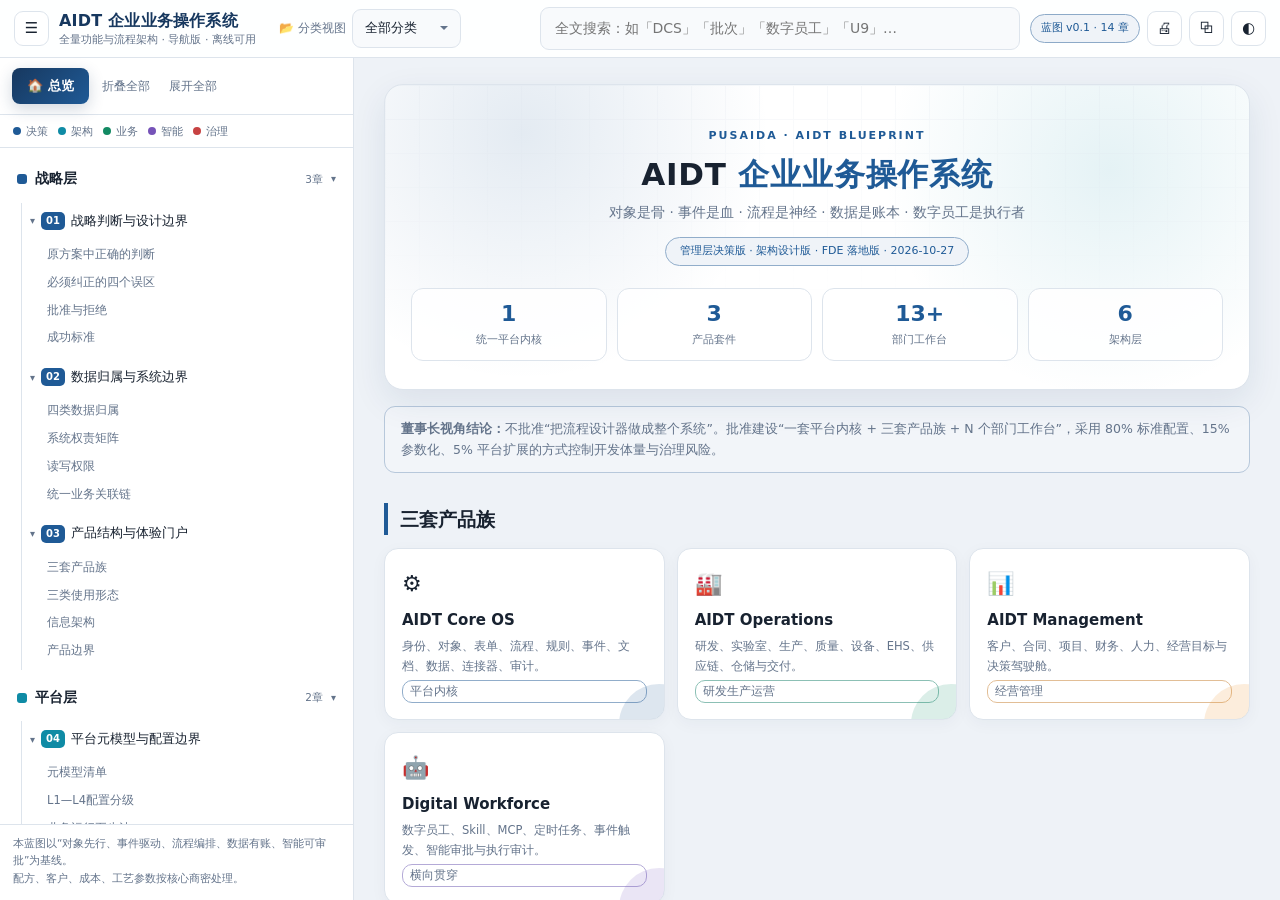
<file: AIDT/AIDT企业业务操作系统-全量功能与流程架构.html>
<!DOCTYPE html>
<html lang="zh-CN">
<head>
<meta charset="UTF-8">
<meta name="viewport" content="width=device-width, initial-scale=1.0">
<title>AIDT 企业业务操作系统 · 全量功能与流程架构 · 离线导航版</title>
<style>
:root{
  --bg:#eef2f7; --panel:#ffffff; --panel-2:#f8fafc; --text:#182230; --muted:#64748b;
  --border:#dde4ec; --accent:#1f5a96; --accent-2:#0f8ba5; --navy:#17385f;
  --orange:#e98514; --green:#138a63; --purple:#7653b8; --red:#c74242;
  --hover:#f1f5f9; --code-bg:#f4f7fa; --mark:#ffe58a;
  --sidebar-w:354px; --topbar-h:58px;
  --shadow:0 12px 35px rgba(23,56,95,.09);
}
body.dark{
  --bg:#10151c; --panel:#181f28; --panel-2:#141a22; --text:#e7edf5; --muted:#95a3b5;
  --border:#2b3644; --accent:#6ca9e8; --accent-2:#5bc6d9; --navy:#8ebbe8;
  --orange:#f0a03f; --green:#4bc39a; --purple:#b39ae0; --red:#f27777;
  --hover:#222c38; --code-bg:#222b36; --mark:#796000;
  --shadow:0 12px 35px rgba(0,0,0,.28);
}
*{box-sizing:border-box;margin:0;padding:0}
html,body{height:100%}
body{
  font-family:"Microsoft YaHei","PingFang SC","Noto Sans CJK SC",system-ui,-apple-system,sans-serif;
  background:var(--bg);color:var(--text);font-size:15px;line-height:1.72;overflow:hidden;
}
button,input,select{font:inherit}
button{cursor:pointer}

/* 顶栏 */
.topbar{
  position:fixed;inset:0 0 auto 0;height:var(--topbar-h);z-index:80;display:flex;align-items:center;gap:10px;
  padding:0 14px;background:color-mix(in srgb,var(--panel) 94%,transparent);
  border-bottom:1px solid var(--border);backdrop-filter:blur(14px);
}
.icon-btn{
  width:35px;height:35px;flex:none;border:1px solid var(--border);border-radius:9px;
  background:var(--panel);color:var(--text);transition:.18s;
}
.icon-btn:hover{background:var(--hover);border-color:var(--accent);color:var(--accent)}
.brand{display:flex;flex-direction:column;line-height:1.25;flex:none;min-width:210px}
.brand-title{font-size:16px;font-weight:800;color:var(--navy);letter-spacing:.2px}
.brand-sub{font-size:11px;color:var(--muted);margin-top:2px}
.filter-wrap{display:flex;align-items:center;gap:6px;flex:none}
.filter-label{font-size:12px;color:var(--muted);white-space:nowrap}
.cat-select{
  appearance:none;max-width:210px;padding:7px 30px 7px 12px;border:1px solid var(--border);
  border-radius:9px;background:var(--panel-2);color:var(--text);font-size:13px;outline:none;
  background-image:url("data:image/svg+xml,%3Csvg xmlns='http://www.w3.org/2000/svg' width='12' height='12' viewBox='0 0 12 12'%3E%3Cpath fill='%2364748b' d='M2 4l4 4 4-4z'/%3E%3C/svg%3E");
  background-repeat:no-repeat;background-position:right 10px center;
}
.cat-select:focus{border-color:var(--accent)}
.search-wrap{position:relative;flex:1;max-width:480px;min-width:0;margin-left:auto}
#searchInput{
  width:100%;padding:8px 14px;border:1px solid var(--border);border-radius:9px;
  background:var(--panel-2);color:var(--text);font-size:14px;outline:none;transition:.18s;
}
#searchInput:focus{border-color:var(--accent);box-shadow:0 0 0 3px color-mix(in srgb,var(--accent) 13%,transparent)}
.search-results{
  position:absolute;top:44px;left:0;right:0;z-index:90;max-height:69vh;overflow:auto;
  background:var(--panel);border:1px solid var(--border);border-radius:12px;box-shadow:var(--shadow);
}
.search-results.hidden{display:none}
.sr-item{padding:9px 13px;border-bottom:1px solid var(--border);cursor:pointer}
.sr-item:last-child{border-bottom:0}
.sr-item:hover{background:var(--hover)}
.sr-ch{font-size:10.5px;color:var(--accent);font-weight:700}
.sr-title{font-size:13.5px;font-weight:700;margin:1px 0}
.sr-snip{font-size:12px;color:var(--muted);white-space:nowrap;overflow:hidden;text-overflow:ellipsis}
.sr-empty{padding:14px;color:var(--muted);font-size:13px}
.top-actions{display:flex;align-items:center;gap:7px;flex:none}
.ver-chip{
  font-size:11px;color:var(--accent);border:1px solid color-mix(in srgb,var(--accent) 42%,var(--border));
  background:color-mix(in srgb,var(--accent) 7%,var(--panel));padding:4px 10px;border-radius:20px;white-space:nowrap;
}

/* 布局 */
.layout{position:fixed;inset:var(--topbar-h) 0 0 0;display:flex}
.sidebar{
  width:var(--sidebar-w);flex:none;display:flex;flex-direction:column;background:var(--panel);
  border-right:1px solid var(--border);transition:margin-left .22s ease;z-index:45;
}
body.side-collapsed .sidebar{margin-left:calc(-1 * var(--sidebar-w))}
.sidebar-head{
  display:flex;align-items:center;gap:7px;padding:10px 12px;border-bottom:1px solid var(--border);
  flex:none;flex-wrap:wrap;
}
.tree-home{
  border:0;background:linear-gradient(135deg,var(--navy),var(--accent));color:#fff;
  padding:7px 15px;border-radius:8px;font-size:13px;font-weight:700;box-shadow:0 5px 16px rgba(23,56,95,.2)
}
.link-btn{border:0;background:none;color:var(--muted);font-size:12px;padding:4px 6px;border-radius:6px}
.link-btn:hover{color:var(--accent);background:var(--hover)}
.legend{display:flex;gap:10px;flex-wrap:wrap;padding:7px 13px;border-bottom:1px solid var(--border);flex:none}
.legend-item{font-size:10.5px;color:var(--muted);display:flex;align-items:center;gap:5px}
.legend-dot{width:8px;height:8px;border-radius:50%}
.tree{flex:1;overflow-y:auto;padding:10px 7px 30px;scrollbar-width:thin}
.tree-group{margin-bottom:7px}
.tree-layer{
  display:flex;align-items:center;gap:8px;padding:9px 10px;border-radius:9px;
  font-weight:800;font-size:13.5px;cursor:pointer;user-select:none;
}
.tree-layer:hover{background:var(--hover)}
.tree-layer-dot{width:10px;height:10px;border-radius:3px;background:var(--lc);flex:none}
.tree-layer-name{flex:1}
.tree-layer-count{font-size:10.5px;font-weight:400;color:var(--muted)}
.tw{color:var(--muted);font-size:10px}
.tree-chapters{list-style:none;margin:3px 0 4px 14px;border-left:1px solid var(--border)}
.tree-chapter{margin:2px 0}
.tree-ch{
  display:flex;align-items:center;gap:6px;padding:7px 8px;border-radius:8px;
  font-size:13px;cursor:pointer;user-select:none;
}
.tree-ch:hover{background:var(--hover)}
.tree-ch.active{background:color-mix(in srgb,var(--lc) 12%,transparent);font-weight:700}
.tree-ch-num{
  font-size:10px;font-weight:800;color:#fff;background:var(--lc);
  border-radius:5px;padding:0 5px;line-height:18px;flex:none;
}
.tree-ch-t{flex:1;white-space:nowrap;overflow:hidden;text-overflow:ellipsis}
.tree-sections{list-style:none;display:none;padding:2px 6px 5px 18px}
.tree-chapter.open .tree-sections{display:block}
.tree-sub{
  padding:4px 7px;font-size:11.5px;color:var(--muted);cursor:pointer;border-radius:6px;
  white-space:nowrap;overflow:hidden;text-overflow:ellipsis;
}
.tree-sub:hover{background:var(--hover);color:var(--text)}
.tree-sub.active{color:var(--lc);font-weight:700;background:color-mix(in srgb,var(--lc) 8%,transparent)}
.tree-group.collapsed .tree-chapters{display:none}
.sidebar-note{
  flex:none;padding:10px 13px 13px;border-top:1px solid var(--border);
  font-size:10.5px;color:var(--muted);line-height:1.65;
}

/* 正文 */
.main{flex:1;min-width:0;overflow-y:auto;overflow-x:hidden;padding:26px 30px 90px;scroll-behavior:smooth;background:var(--bg)}
.view{display:none;max-width:1060px;margin:0 auto}
.view.active{display:block}
.chapter-head{
  position:relative;overflow:hidden;background:var(--panel);border:1px solid var(--border);
  border-radius:16px;padding:24px 28px;margin-bottom:16px;box-shadow:var(--shadow);
}
.chapter-head::before{
  content:"";position:absolute;inset:0 auto 0 0;width:5px;background:var(--cc);
}
.chapter-head::after{
  content:"";position:absolute;width:220px;height:220px;border-radius:50%;right:-85px;top:-118px;
  background:radial-gradient(circle,color-mix(in srgb,var(--cc) 16%,transparent),transparent 68%);
}
.chapter-badge{
  display:inline-block;font-size:10.5px;font-weight:800;padding:3px 10px;border-radius:15px;
  margin-bottom:8px;color:var(--cc);background:color-mix(in srgb,var(--cc) 10%,var(--panel));
  border:1px solid color-mix(in srgb,var(--cc) 25%,var(--border));
}
.chapter-title{font-size:24px;font-weight:850;letter-spacing:.3px}
.chapter-num{color:var(--cc);margin-right:5px}
.chapter-sub{font-size:12.5px;color:var(--muted);margin-top:5px}
.chapter-body{
  background:var(--panel);border:1px solid var(--border);border-radius:16px;
  padding:27px 31px;box-shadow:var(--shadow);
}
.md-h1{font-size:20px;margin:2px 0 15px;padding-bottom:9px;border-bottom:2px solid var(--border)}
.md-h2{font-size:18px;margin:29px 0 12px;padding-left:11px;border-left:4px solid var(--cc)}
.md-h3{font-size:15.5px;margin:21px 0 8px;color:var(--text)}
.md-h4{font-size:14px;margin:15px 0 6px}
.chapter-body p{margin:9px 0}
.chapter-body ul,.chapter-body ol{margin:8px 0 13px;padding-left:24px}
.chapter-body li{margin:4px 0}
.chapter-body blockquote{
  margin:13px 0;padding:12px 16px;background:var(--panel-2);
  border-left:4px solid var(--cc);border-radius:0 9px 9px 0;font-size:13.5px;
}
.chapter-body blockquote p{display:inline}
.chapter-body a{color:var(--accent)}
.chapter-body code{
  background:var(--code-bg);padding:1px 6px;border-radius:5px;
  font-family:Consolas,"Courier New",monospace;font-size:12.5px;
}
.chapter-body pre{
  background:var(--code-bg);border:1px solid var(--border);border-radius:10px;
  padding:14px 16px;overflow:auto;margin:12px 0;line-height:1.6;
}
.chapter-body pre code{background:none;padding:0;white-space:pre}
.table-wrap{overflow-x:auto;margin:12px 0;border:1px solid var(--border);border-radius:11px}
table{border-collapse:collapse;width:100%;font-size:13px;min-width:620px}
th{
  text-align:left;padding:9px 11px;background:color-mix(in srgb,var(--cc) 8%,var(--panel));
  border-bottom:2px solid var(--border);white-space:nowrap;font-weight:800;
}
td{padding:8px 11px;border-bottom:1px solid var(--border);vertical-align:top}
tr:last-child td{border-bottom:0}
tbody tr:hover td{background:var(--hover)}
mark.hl{background:var(--mark);border-radius:2px;padding:0 1px}
mark.hl.search-flash{animation:flash 1.5s ease}
@keyframes flash{0%,52%{outline:3px solid var(--accent);outline-offset:1px}100%{outline:none}}

/* 总览 */
.home-hero{
  position:relative;overflow:hidden;text-align:center;padding:42px 26px 28px;
  background:
    radial-gradient(circle at 16% 16%,rgba(31,90,150,.12),transparent 32%),
    radial-gradient(circle at 84% 28%,rgba(15,139,165,.11),transparent 30%),
    var(--panel);
  border:1px solid var(--border);border-radius:19px;box-shadow:var(--shadow);
}
.home-hero::before{
  content:"";position:absolute;inset:0;pointer-events:none;
  background-image:linear-gradient(var(--border) 1px,transparent 1px),linear-gradient(90deg,var(--border) 1px,transparent 1px);
  background-size:34px 34px;opacity:.22;mask-image:linear-gradient(to bottom,#000,transparent 74%);
}
.home-kicker{position:relative;font-size:11px;letter-spacing:2px;color:var(--accent);font-weight:800}
.home-hero h1{position:relative;font-size:31px;line-height:1.3;margin:8px 0 7px;letter-spacing:.8px}
.home-hero h1 span{color:var(--accent)}
.home-sub{position:relative;color:var(--muted);font-size:13.5px}
.home-ver{
  position:relative;display:inline-block;margin-top:13px;font-size:11px;color:var(--accent);
  border:1px solid color-mix(in srgb,var(--accent) 40%,var(--border));border-radius:20px;padding:4px 14px;
  background:color-mix(in srgb,var(--accent) 7%,var(--panel));
}
.hero-metrics{
  position:relative;max-width:900px;margin:22px auto 0;display:grid;
  grid-template-columns:repeat(4,minmax(0,1fr));gap:10px;
}
.metric-card{
  background:color-mix(in srgb,var(--panel) 88%,transparent);border:1px solid var(--border);
  border-radius:12px;padding:12px 8px;
}
.metric-num{font-size:22px;font-weight:850;color:var(--accent);line-height:1.2}
.metric-label{font-size:10.5px;color:var(--muted);margin-top:2px}
.home-note{
  max-width:920px;margin:16px auto 0;background:color-mix(in srgb,var(--accent) 6%,var(--panel));
  border:1px solid color-mix(in srgb,var(--accent) 20%,var(--border));border-radius:11px;
  padding:11px 16px;font-size:12.5px;color:var(--muted);text-align:left;
}
.home-h2{
  max-width:920px;margin:30px auto 13px;padding-left:12px;border-left:4px solid var(--accent);
  font-size:19px;
}
.suite-grid{max-width:920px;margin:0 auto;display:grid;grid-template-columns:repeat(auto-fit,minmax(min(100%,210px),1fr));gap:12px}
.suite-card{
  position:relative;background:var(--panel);border:1px solid var(--border);border-radius:14px;
  padding:16px 17px;cursor:pointer;transition:.18s;overflow:hidden;box-shadow:0 4px 16px rgba(20,50,80,.04)
}
.suite-card:hover{transform:translateY(-2px);border-color:var(--accent);box-shadow:var(--shadow)}
.suite-card::after{content:"";position:absolute;width:80px;height:80px;border-radius:50%;right:-35px;bottom:-45px;background:color-mix(in srgb,var(--sc) 15%,transparent)}
.suite-icon{font-size:22px}
.suite-card b{display:block;margin-top:5px;font-size:15px}
.suite-card span{display:block;font-size:11.5px;color:var(--muted);margin-top:3px}
.suite-tag{font-size:9.5px;color:var(--sc);border:1px solid color-mix(in srgb,var(--sc) 40%,var(--border));border-radius:10px;padding:1px 7px;display:inline-block;margin-top:8px}
.layer-stack{max-width:920px;margin:0 auto;display:flex;flex-direction:column;gap:7px}
.layer-row{
  display:grid;grid-template-columns:140px 1fr;background:var(--panel);border:1px solid var(--border);
  border-radius:10px;overflow:hidden;
}
.layer-key{
  display:flex;align-items:center;justify-content:center;padding:10px;font-weight:800;font-size:12.5px;
  color:#fff;background:var(--lc);text-align:center;
}
.layer-val{display:flex;align-items:center;flex-wrap:wrap;gap:6px;padding:9px 12px}
.chip{
  display:inline-flex;align-items:center;gap:4px;font-size:11.5px;padding:3px 8px;
  border:1px solid var(--border);background:var(--panel-2);border-radius:8px;color:var(--text);white-space:nowrap;
}
.home-cores{max-width:920px;margin:0 auto;display:grid;grid-template-columns:repeat(auto-fit,minmax(250px,1fr));gap:11px}
.home-core{background:var(--panel);border:1px solid var(--border);border-radius:12px;padding:14px 16px}
.home-core b{font-size:13.5px;color:var(--accent)}
.home-core p{font-size:12px;color:var(--muted);margin-top:3px}
.home-usage{
  max-width:920px;margin:18px auto 0;background:var(--panel);border:1px solid var(--border);
  border-radius:12px;padding:15px 18px 15px 38px;font-size:12.5px;color:var(--muted);
}

/* 摘要页 */
.summaryView.hidden{display:none}
.summary-intro{
  display:flex;align-items:center;gap:14px;background:var(--panel);border:1px solid var(--border);
  border-radius:14px;padding:17px 21px;margin-bottom:14px;border-top:4px solid var(--accent);box-shadow:var(--shadow);
}
.summary-ic{font-size:27px}
.summary-txt b{font-size:17px;display:block}
.summary-txt span{font-size:12px;color:var(--muted)}
.btn-back{
  margin-left:auto;border:1px solid var(--border);background:var(--panel-2);color:var(--text);
  padding:7px 13px;border-radius:8px;font-size:12px;white-space:nowrap;
}
.btn-back:hover{border-color:var(--accent);color:var(--accent)}
.summary-grid{display:grid;grid-template-columns:repeat(auto-fit,minmax(240px,1fr));gap:11px}
.summary-card{
  background:var(--panel);border:1px solid var(--border);border-radius:12px;padding:14px 16px;
  cursor:pointer;transition:.16s;
}
.summary-card:hover{border-color:var(--accent);transform:translateY(-1px)}
.summary-card b{display:block;font-size:14px;margin:5px 0 3px}
.summary-card p{font-size:11.5px;color:var(--muted)}
.summary-card .mini{font-size:10px;color:var(--accent);font-weight:700}

/* 特殊组件 */
.callout{
  margin:14px 0;padding:14px 17px;border:1px solid var(--border);border-left:5px solid var(--accent);
  border-radius:10px;background:var(--panel-2);
}
.callout.warn{border-left-color:var(--orange);background:color-mix(in srgb,var(--orange) 6%,var(--panel))}
.callout.risk{border-left-color:var(--red);background:color-mix(in srgb,var(--red) 6%,var(--panel))}
.callout.ok{border-left-color:var(--green);background:color-mix(in srgb,var(--green) 6%,var(--panel))}
.callout-title{font-weight:800;margin-bottom:4px;font-size:13.5px}
.two-col{display:grid;grid-template-columns:repeat(2,minmax(0,1fr));gap:13px;margin:12px 0}
.three-col{display:grid;grid-template-columns:repeat(3,minmax(0,1fr));gap:11px;margin:12px 0}
.info-card{
  background:var(--panel-2);border:1px solid var(--border);border-radius:11px;padding:13px 14px;
}
.info-card h4{font-size:13.5px;margin-bottom:5px}
.info-card p,.info-card li{font-size:12px;color:var(--muted)}
.info-card ul{padding-left:18px;margin:5px 0 0}
.number-list{counter-reset:n;list-style:none;padding-left:0!important}
.number-list li{
  counter-increment:n;position:relative;padding:9px 10px 9px 40px;margin:7px 0!important;
  background:var(--panel-2);border:1px solid var(--border);border-radius:9px;font-size:13px;
}
.number-list li::before{
  content:counter(n,decimal-leading-zero);position:absolute;left:10px;top:10px;
  width:22px;height:22px;border-radius:6px;background:var(--cc);color:#fff;
  display:flex;align-items:center;justify-content:center;font-size:10px;font-weight:800;
}
.badge{display:inline-block;padding:1px 7px;border-radius:8px;font-size:10.5px;font-weight:700;white-space:nowrap}
.badge.blue{color:var(--accent);background:color-mix(in srgb,var(--accent) 11%,var(--panel))}
.badge.green{color:var(--green);background:color-mix(in srgb,var(--green) 11%,var(--panel))}
.badge.orange{color:var(--orange);background:color-mix(in srgb,var(--orange) 11%,var(--panel))}
.badge.red{color:var(--red);background:color-mix(in srgb,var(--red) 11%,var(--panel))}
.badge.purple{color:var(--purple);background:color-mix(in srgb,var(--purple) 11%,var(--panel))}
.rule-grid{display:grid;grid-template-columns:repeat(auto-fit,minmax(200px,1fr));gap:10px;margin:12px 0}
.rule-card{background:var(--panel);border:1px solid var(--border);border-radius:11px;padding:13px}
.rule-card b{display:block;font-size:13px;margin-bottom:4px}
.rule-card span{font-size:11.5px;color:var(--muted)}
.matrix-note{font-size:11.5px;color:var(--muted);margin-top:-5px}
.status-dot{display:inline-block;width:8px;height:8px;border-radius:50%;margin-right:5px;vertical-align:1px}
.authority-r{color:var(--blue,#1f5a96);font-weight:700}
.authority-w{color:var(--red);font-weight:700}
.architecture{
  margin:14px 0;padding:16px;background:var(--panel-2);border:1px solid var(--border);border-radius:14px;
}
.arch-layer{
  display:grid;grid-template-columns:125px 1fr;gap:10px;align-items:stretch;margin:6px 0;
}
.arch-key{
  display:flex;align-items:center;justify-content:center;text-align:center;border-radius:9px;
  color:#fff;background:var(--lc);font-size:12px;font-weight:800;padding:9px;
}
.arch-box{
  display:flex;align-items:center;flex-wrap:wrap;gap:7px;padding:9px 11px;border:1px solid var(--border);
  background:var(--panel);border-radius:9px;
}
.arch-box span{font-size:11px;padding:3px 7px;border-radius:7px;background:var(--panel-2);border:1px solid var(--border)}
.flow-tabs{display:flex;gap:6px;flex-wrap:wrap;margin:14px 0 10px}
.flow-tab{
  border:1px solid var(--border);background:var(--panel-2);color:var(--muted);
  padding:6px 11px;border-radius:8px;font-size:12px;transition:.15s;
}
.flow-tab.active{background:var(--accent);border-color:var(--accent);color:#fff;font-weight:700}
.flow-panel{display:none}
.flow-panel.active{display:block;animation:fade .2s ease}
@keyframes fade{from{opacity:.35;transform:translateY(3px)}to{opacity:1;transform:none}}
.flow-strip{display:flex;align-items:stretch;gap:7px;overflow-x:auto;padding:12px 3px 16px}
.flow-node{
  min-width:135px;flex:1;background:var(--panel-2);border:1px solid var(--border);
  border-top:4px solid var(--fc,var(--accent));border-radius:10px;padding:11px 12px;
}
.flow-node small{display:block;font-size:9.5px;color:var(--muted);margin-bottom:2px}
.flow-node b{display:block;font-size:12px;line-height:1.45}
.flow-node span{display:block;font-size:10.5px;color:var(--muted);margin-top:3px}
.flow-arrow{display:flex;align-items:center;color:var(--accent);font-size:18px;flex:none;font-weight:800}
.integration-map{
  display:grid;grid-template-columns:1fr 1.1fr 1fr;gap:12px;align-items:center;
  margin:15px 0;padding:16px;background:var(--panel-2);border:1px solid var(--border);border-radius:14px;
}
.system-stack{display:flex;flex-direction:column;gap:7px}
.system-node{
  background:var(--panel);border:1px solid var(--border);border-radius:9px;padding:8px 10px;
  font-size:11.5px;text-align:center;
}
.integration-core{
  text-align:center;padding:20px 12px;border-radius:14px;color:#fff;
  background:linear-gradient(145deg,var(--navy),var(--accent));
  box-shadow:0 12px 26px rgba(23,56,95,.22);
}
.integration-core b{display:block;font-size:16px}
.integration-core span{display:block;font-size:10.5px;opacity:.86;margin-top:4px}
.integration-links{font-size:20px;color:var(--accent);text-align:center;margin-bottom:5px}
.formula{
  display:flex;flex-wrap:wrap;align-items:center;gap:6px;margin:12px 0;padding:13px;
  background:var(--code-bg);border:1px solid var(--border);border-radius:10px;font-size:12.5px;
}
.formula code{background:var(--panel);border:1px solid var(--border);padding:2px 7px;border-radius:6px}
.fde-grid{display:grid;grid-template-columns:repeat(auto-fit,minmax(180px,1fr));gap:10px}
.fde-card{background:var(--panel-2);border:1px solid var(--border);border-radius:10px;padding:12px}
.fde-card b{display:block;font-size:12.5px;margin-bottom:3px}
.fde-card span{font-size:11px;color:var(--muted)}
.roadmap{position:relative;margin:14px 0 5px;padding-left:24px}
.roadmap::before{content:"";position:absolute;left:7px;top:7px;bottom:7px;width:2px;background:var(--border)}
.road-step{position:relative;margin:0 0 12px;padding:12px 14px;background:var(--panel-2);border:1px solid var(--border);border-radius:10px}
.road-step::before{content:"";position:absolute;left:-23px;top:17px;width:12px;height:12px;border-radius:50%;background:var(--accent);border:3px solid var(--panel)}
.road-step b{display:block;font-size:13px}
.road-step span{font-size:11.5px;color:var(--muted)}
.confidential{
  margin-top:18px;padding:11px 14px;border:1px solid color-mix(in srgb,var(--orange) 36%,var(--border));
  background:color-mix(in srgb,var(--orange) 7%,var(--panel));border-radius:9px;
  color:var(--muted);font-size:11.5px;
}
.print-footer{display:none}

/* 返回与辅助 */
.back-top{
  position:fixed;right:22px;bottom:22px;z-index:55;width:42px;height:42px;border-radius:50%;
  border:1px solid var(--border);background:var(--panel);color:var(--accent);box-shadow:var(--shadow);
  display:none;align-items:center;justify-content:center;font-size:18px;
}
.back-top.show{display:flex}
.sidebar-scrim{display:none}

@media (max-width:1180px){
  .brand{min-width:0;overflow:hidden}
  .brand-sub{display:none}
  .filter-wrap{display:none}
  .ver-chip{display:none}
}
@media (max-width:900px){
  .topbar{padding:0 9px}
  .brand{flex:0 1 auto;min-width:0}
  .brand-title{font-size:14px;white-space:nowrap;overflow:hidden;text-overflow:ellipsis;max-width:180px}
  .sidebar{position:fixed;left:0;top:var(--topbar-h);bottom:0;box-shadow:12px 0 32px rgba(0,0,0,.18)}
  body:not(.side-collapsed) .sidebar-scrim{
    display:block;position:fixed;inset:var(--topbar-h) 0 0 0;background:rgba(15,23,42,.28);z-index:40;
  }
  .main{padding:16px 12px 70px}
  .view,.chapter-head,.chapter-body,.home-hero,.home-note,.home-h2,.suite-grid,.layer-stack,.home-cores,.home-usage{max-width:100%;min-width:0}
  .chapter-head{padding:19px 19px}
  .chapter-body{padding:21px 18px}
  .hero-metrics{grid-template-columns:repeat(2,1fr)}
  .two-col,.three-col{grid-template-columns:1fr}
  .integration-map{grid-template-columns:1fr}
  .integration-links{transform:rotate(90deg);height:18px}
  .arch-layer,.layer-row{grid-template-columns:1fr}
  .arch-key,.layer-key{justify-content:flex-start;padding-left:12px}
  .summary-card{min-height:auto}
}
@media (max-width:540px){
  .brand{display:none}
  .brand-title{max-width:120px}
  .search-wrap{max-width:none}
  #searchInput{font-size:12px;padding:7px 10px}
  .top-actions .icon-btn:not(#btnTheme){display:none}
  .home-hero h1{font-size:24px}
  .flow-strip{display:grid;grid-template-columns:1fr}
  .flow-arrow{justify-content:center;transform:rotate(90deg);height:12px}
}
@media print{
  body{overflow:visible;background:#fff}
  .topbar,.sidebar,.sidebar-scrim,.back-top,.flow-tabs{display:none!important}
  .layout{position:static;display:block}
  .main{overflow:visible;padding:0;background:#fff}
  .view{display:none!important;max-width:none}
  .view.active{display:block!important}
  body.printing-all .view{display:block!important;break-before:page}
  .chapter-head,.chapter-body{box-shadow:none;border-color:#ddd}
  mark.hl{background:none}
  .print-footer{display:block;text-align:center;color:#777;font-size:10px;margin-top:16px}
  a{color:inherit;text-decoration:none}
}
</style>
</head>
<body>
<header class="topbar">
  <button class="icon-btn" id="btnSidebar" title="收起/展开侧边栏" aria-label="收起或展开侧边栏">☰</button>
  <div class="brand">
    <div class="brand-title">AIDT 企业业务操作系统</div>
    <div class="brand-sub">全量功能与流程架构 · 导航版 · 离线可用</div>
  </div>
  <div class="filter-wrap">
    <span class="filter-label">📂 分类视图</span>
    <select id="catFilter" class="cat-select" aria-label="选择分类视图">
      <option value="">全部分类</option>
      <option value="strategy">战略与边界</option>
      <option value="platform">平台与能力</option>
      <option value="business">业务板块</option>
      <option value="process">流程与集成</option>
      <option value="automation">智能自动化</option>
      <option value="governance">治理与落地</option>
    </select>
  </div>
  <div class="search-wrap">
    <input id="searchInput" type="text" placeholder="全文搜索：如「DCS」「批次」「数字员工」「U9」…" autocomplete="off">
    <div id="searchResults" class="search-results hidden"></div>
  </div>
  <div class="top-actions">
    <span class="ver-chip">蓝图 v0.1 · 14 章</span>
    <button class="icon-btn" id="btnPrintCh" title="打印当前章节">🖨</button>
    <button class="icon-btn" id="btnPrintAll" title="打印全部章节">⧉</button>
    <button class="icon-btn" id="btnTheme" title="切换深色/浅色">◐</button>
  </div>
</header>

<div class="layout">
  <nav class="sidebar" id="sidebar" aria-label="章节导航">
    <div class="sidebar-head">
      <button class="tree-home" id="btnHome">🏠 总览</button>
      <button class="link-btn" id="btnCollapseAll">折叠全部</button>
      <button class="link-btn" id="btnExpandAll">展开全部</button>
    </div>
    <div class="legend">
      <span class="legend-item"><i class="legend-dot" style="background:#1f5a96"></i>决策</span>
      <span class="legend-item"><i class="legend-dot" style="background:#0f8ba5"></i>架构</span>
      <span class="legend-item"><i class="legend-dot" style="background:#138a63"></i>业务</span>
      <span class="legend-item"><i class="legend-dot" style="background:#7653b8"></i>智能</span>
      <span class="legend-item"><i class="legend-dot" style="background:#c74242"></i>治理</span>
    </div>
    <div class="tree" id="tree"></div>
    <div class="sidebar-note">
      本蓝图以“对象先行、事件驱动、流程编排、数据有账、智能可审批”为基线。<br>
      配方、客户、成本、工艺参数按核心商密处理。
    </div>
  </nav>
  <div class="sidebar-scrim" id="sidebarScrim"></div>

  <main class="main" id="main">
    <section class="view active" id="home">
      <div class="home-hero">
        <div class="home-kicker">PUSAIDA · AIDT BLUEPRINT</div>
        <h1>AIDT <span>企业业务操作系统</span></h1>
        <p class="home-sub">对象是骨 · 事件是血 · 流程是神经 · 数据是账本 · 数字员工是执行者</p>
        <span class="home-ver">管理层决策版 · 架构设计版 · FDE 落地版 · 2026-10-27</span>
        <div class="hero-metrics">
          <div class="metric-card"><div class="metric-num">1</div><div class="metric-label">统一平台内核</div></div>
          <div class="metric-card"><div class="metric-num">3</div><div class="metric-label">产品套件</div></div>
          <div class="metric-card"><div class="metric-num">13+</div><div class="metric-label">部门工作台</div></div>
          <div class="metric-card"><div class="metric-num">6</div><div class="metric-label">架构层</div></div>
        </div>
      </div>
      <div class="home-note">
        <b>董事长视角结论：</b>不批准“把流程设计器做成整个系统”。批准建设“一套平台内核 + 三套产品族 + N 个部门工作台”，采用 80% 标准配置、15% 参数化、5% 平台扩展的方式控制开发体量与治理风险。
      </div>

      <h2 class="home-h2">三套产品族</h2>
      <div class="suite-grid">
        <div class="suite-card" data-go="ch-03" style="--sc:#1f5a96">
          <div class="suite-icon">⚙️</div><b>AIDT Core OS</b>
          <span>身份、对象、表单、流程、规则、事件、文档、数据、连接器、审计。</span>
          <span class="suite-tag">平台内核</span>
        </div>
        <div class="suite-card" data-go="ch-06" style="--sc:#138a63">
          <div class="suite-icon">🏭</div><b>AIDT Operations</b>
          <span>研发、实验室、生产、质量、设备、EHS、供应链、仓储与交付。</span>
          <span class="suite-tag">研发生产运营</span>
        </div>
        <div class="suite-card" data-go="ch-10" style="--sc:#e98514">
          <div class="suite-icon">📊</div><b>AIDT Management</b>
          <span>客户、合同、项目、财务、人力、经营目标与决策驾驶舱。</span>
          <span class="suite-tag">经营管理</span>
        </div>
        <div class="suite-card" data-go="ch-13" style="--sc:#7653b8">
          <div class="suite-icon">🤖</div><b>Digital Workforce</b>
          <span>数字员工、Skill、MCP、定时任务、事件触发、智能审批与执行审计。</span>
          <span class="suite-tag">横向贯穿</span>
        </div>
      </div>

      <h2 class="home-h2">六层架构</h2>
      <div class="layer-stack">
        <div class="layer-row"><div class="layer-key" style="--lc:#17385f">体验层</div><div class="layer-val"><span class="chip">PC工作台</span><span class="chip">移动端</span><span class="chip">钉钉</span><span class="chip">扫码/PDA</span><span class="chip">车间大屏</span></div></div>
        <div class="layer-row"><div class="layer-key" style="--lc:#1f5a96">协同层</div><div class="layer-val"><span class="chip">项目</span><span class="chip">任务</span><span class="chip">审批</span><span class="chip">会议</span><span class="chip">变更</span><span class="chip">问题闭环</span></div></div>
        <div class="layer-row"><div class="layer-key" style="--lc:#0f8ba5">编排层</div><div class="layer-val"><span class="chip">人工流程</span><span class="chip">自动化流程</span><span class="chip">定时任务</span><span class="chip">事件规则</span><span class="chip">数字员工</span></div></div>
        <div class="layer-row"><div class="layer-key" style="--lc:#138a63">能力层</div><div class="layer-val"><span class="chip">通用能力</span><span class="chip">领域能力包</span><span class="chip">对象/表单/动作</span><span class="chip">规则/指标</span></div></div>
        <div class="layer-row"><div class="layer-key" style="--lc:#7653b8">数据层</div><div class="layer-val"><span class="chip">业务账本</span><span class="chip">事件证据</span><span class="chip">主数据</span><span class="chip">湖仓</span><span class="chip">时序数据</span></div></div>
        <div class="layer-row"><div class="layer-key" style="--lc:#64748b">连接层</div><div class="layer-val"><span class="chip">API</span><span class="chip">事件总线</span><span class="chip">CDC/ETL</span><span class="chip">OPC UA/MQTT</span><span class="chip">文件/邮件</span></div></div>
      </div>

      <h2 class="home-h2">四条不可动摇的设计原则</h2>
      <div class="home-cores">
        <div class="home-core"><b>对象先行</b><p>同一现实实体只有一个主对象，流程引用对象，不复制对象。</p></div>
        <div class="home-core"><b>事件驱动</b><p>数据产生与状态变化触发规则、任务、通知、接口和数字员工。</p></div>
        <div class="home-core"><b>全量能力、分级启用</b><p>能力库一次建设、按部门逐步启用，不等于第一天让全员自由配置。</p></div>
        <div class="home-core"><b>专业系统各守其责</b><p>U9 管财务权威、ERP 管计划交易、DCS 管实时控制，AIDT 管协同决策与证据。</p></div>
      </div>

      <h2 class="home-h2">建议阅读顺序</h2>
      <ol class="home-usage">
        <li><b>管理层：</b>01 战略判断 → 02 数据边界 → 03 产品结构 → 14 路线图。</li>
        <li><b>业务负责人：</b>04 元模型 → 05 通用能力 → 06 业务总图 → 所属部门章节 → 11 样板流程。</li>
        <li><b>架构与FDE：</b>02 数据边界 → 04 平台元模型 → 09 流程 → 10 集成 → 12 数字员工 → 13 治理。</li>
      </ol>
    </section>

    <section class="view" id="ch-01" data-cat="strategy" style="--cc:#1f5a96">
      <div class="chapter-head">
        <span class="chapter-badge">战略层 · 董事会判断</span>
        <h2 class="chapter-title"><span class="chapter-num">01</span> 战略判断与设计边界</h2>
        <p class="chapter-sub">流程不是中心 · 能力必须复用 · 部门自主必须有边界</p>
      </div>
      <div class="chapter-body">
        <h1 class="md-h1">01 · 战略判断与设计边界</h1>
        <blockquote><b>核心结论：</b>AIDT 的竞争力不在于“能画多少流程”，而在于“同样的业务能力能否被不同部门低成本复用”。流程配置是产品能力，不是产品本身。</blockquote>

        <h2 class="md-h2" id="s-01-1">1.1 原方案中正确的判断</h2>
        <div class="three-col">
          <div class="info-card"><h4>✅ 事件触发流程</h4><p>数据产生、状态变化、外部报警可以自动触发后续任务和处理，这是正确方向。</p></div>
          <div class="info-card"><h4>✅ 能力配置替代定制</h4><p>把审批、任务、通知、表单、报表、接口做成可配置能力，可显著减少部门定制开发。</p></div>
          <div class="info-card"><h4>✅ 数字员工参与执行</h4><p>通过Skill、MCP、定时和事件触发，让AI成为流程参与者是合理的演进方向。</p></div>
        </div>

        <h2 class="md-h2" id="s-01-2">1.2 必须纠正的四个误区</h2>
        <div class="table-wrap"><table>
          <thead><tr><th>误区</th><th>为什么有问题</th><th>正确设计</th></tr></thead>
          <tbody>
            <tr><td>把流程当作唯一设计轴</td><td>流程只描述先后和责任人，不能定义业务实体、字段、状态和数据关系</td><td>对象先行，流程编排对象上的动作</td></tr>
            <tr><td>所有部门自由建流程</td><td>出现重复表单、重复对象、权限失控、流程孤岛和配置债务</td><td>标准能力库 + 分级配置 + 发布治理</td></tr>
            <tr><td>所有功能第一天全量开放</td><td>业务尚未标准化，用户培训和系统稳定性会被同时拖垮</td><td>能力库全量规划，按试点—推广—规模化启用</td></tr>
            <tr><td>用低代码代替所有后端</td><td>MRP、配方版本、批次追溯、财务规则、DCS协议等不可能靠画流程实现</td><td>平台内核 + 领域能力包 + 少量工程扩展</td></tr>
          </tbody>
        </table></div>

        <h2 class="md-h2" id="s-01-3">1.3 董事长应批准什么、拒绝什么</h2>
        <div class="two-col">
          <div class="callout ok"><div class="callout-title">✅ 应批准</div>
            <ul><li>建设统一平台内核和统一数据模型</li><li>先做 3 个跨部门样板流程</li><li>建立能力包和标准模板机制</li><li>把FDE定位为业务配置与落地角色</li><li>数字员工独立身份和审批边界</li></ul>
          </div>
          <div class="callout risk"><div class="callout-title">⛔ 应拒绝</div>
            <ul><li>各部门自行购买或搭建“小系统”</li><li>让业务人员直接决定数据库结构</li><li>每个部门定制一套后端</li><li>让AIDT替代DCS安全联锁</li><li>没有日志和审批的“全自动”</li></ul>
          </div>
        </div>

        <h2 class="md-h2" id="s-01-4">1.4 平台成功标准</h2>
        <ol class="number-list">
          <li><b>复用率：</b>80%以上新流程由既有对象、表单、动作、规则和能力包组合完成。</li>
          <li><b>变更速度：</b>普通部门流程调整在1—5个工作日内完成，不进入后端发版。</li>
          <li><b>数据一致性：</b>客户、物料、供应商、批次、项目和员工具有统一ID与追溯链。</li>
          <li><b>治理可控：</b>每一次流程发布、数字员工执行和跨系统写回都可审计、可回滚。</li>
        </ol>

        <h2 class="md-h2" id="s-01-5">1.5 一句话产品定义</h2>
        <div class="callout"><div class="callout-title">AIDT = 普赛达的企业业务操作系统</div>
          它让各部门在同一对象、同一数据、同一权限和同一流程内核上工作；让AI和数字员工在明确授权边界内参与执行；让U9、ERP、DCS等专业系统保持各自权威，同时通过AIDT形成跨系统闭环。
        </div>
        <div class="confidential">保密提示：后续迭代涉及配方、客户、成本、报价和工艺参数时，应默认按核心商业秘密管理，并按数据分级配置访问与模型路由。</div>
      </div>
    </section>

    <section class="view" id="ch-02" data-cat="strategy" style="--cc:#1f5a96">
      <div class="chapter-head">
        <span class="chapter-badge">战略层 · 数据治理</span>
        <h2 class="chapter-title"><span class="chapter-num">02</span> 数据归属与系统边界</h2>
        <p class="chapter-sub">AIDT 做统一数据面，不等于取代所有专业系统</p>
      </div>
      <div class="chapter-body">
        <h1 class="md-h1">02 · 数据归属与系统边界</h1>
        <blockquote>“以AIDT为数据归属地”必须拆成四个概念：<b>业务权威源、物理主副本、集成副本、统一使用入口</b>。否则财务账、控制参数和流程记录会互相冲突。</blockquote>

        <h2 class="md-h2" id="s-02-1">2.1 四类数据归属</h2>
        <div class="table-wrap"><table>
          <thead><tr><th>概念</th><th>定义</th><th>建议</th></tr></thead>
          <tbody>
            <tr><td>业务权威源</td><td>哪个系统拥有最终写权限，其他系统不得随意覆盖</td><td>按业务域明确到字段和动作级</td></tr>
            <tr><td>物理主副本</td><td>数据长期集中存放在哪里</td><td>可由AIDT数据平台承载</td></tr>
            <tr><td>集成副本</td><td>从U9、ERP、DCS同步来的数据镜像</td><td>保留来源、时间戳、血缘和版本</td></tr>
            <tr><td>统一使用入口</td><td>人、报表、知识和AI从哪里访问</td><td>统一通过AIDT权限与目录</td></tr>
          </tbody>
        </table></div>

        <h2 class="md-h2" id="s-02-2">2.2 系统权责矩阵</h2>
        <div class="table-wrap"><table>
          <thead><tr><th>系统</th><th>权威业务</th><th>AIDT角色</th><th>写入原则</th></tr></thead>
          <tbody>
            <tr><td><b>U9</b></td><td>财务凭证、总账、应收应付、成本与部分库存账</td><td>读取、分析、预算与费用前置控制</td><td>受控命令接口；审批通过后才回写，禁止直接写业务库</td></tr>
            <tr><td><b>ERP</b></td><td>客户订单、物料需求、计划、工单、采购、库存业务</td><td>跨部门流程、异常、变更、交付协同</td><td>通过标准API/事件写回，保留幂等和业务关联ID</td></tr>
            <tr><td><b>DCS</b></td><td>实时工艺参数、设备状态、联锁、报警</td><td>报警摘要、批次关联、异常处置与证据</td><td>只读为主；禁止接管安全控制闭环</td></tr>
            <tr><td><b>AIDT</b></td><td>项目、任务、审批、研发、实验、质量异常、变更、文档、知识和AI执行记录</td><td>业务主账本、流程账本、证据账本与数据入口</td><td>本域内可写；跨域写回必须遵守权威源</td></tr>
            <tr><td><b>AIDT湖仓</b></td><td>跨系统分析、历史留存、指标与AI语料</td><td>ODS、标准化数据、指标层和检索层</td><td>只存可追溯副本与派生结果，不替代源系统</td></tr>
            <tr><td><b>钉钉</b></td><td>组织身份、消息、移动入口</td><td>单点登录、待办、通知、移动审批</td><td>不作为业务主账本</td></tr>
          </tbody>
        </table></div>

        <h2 class="md-h2" id="s-02-3">2.3 读写权限必须落到字段与动作</h2>
        <div class="rule-grid">
          <div class="rule-card"><b><span class="status-dot" style="background:var(--green)"></span>读取权</b><span>按角色、组织、项目、数据级别和字段敏感度控制。</span></div>
          <div class="rule-card"><b><span class="status-dot" style="background:var(--orange)"></span>申请写</b><span>提交业务命令，由目标系统校验后执行。</span></div>
          <div class="rule-card"><b><span class="status-dot" style="background:var(--red)"></span>直接写</b><span>仅限本系统权威域；禁止跨系统直写数据库。</span></div>
          <div class="rule-card"><b><span class="status-dot" style="background:var(--purple)"></span>AI代理写</b><span>必须有数字员工身份、能力授权、限额与审计。</span></div>
        </div>

        <h2 class="md-h2" id="s-02-4">2.4 哪些数据由AIDT主账</h2>
        <div class="two-col">
          <div class="callout ok"><div class="callout-title">建议AIDT主账</div>
            <ul><li>流程实例、任务、审批、电子签名与证据</li><li>项目、阶段门、风险、问题、变更</li><li>研发项目、配方版本、实验、样品与结果</li><li>质量偏差、CAPA、客诉和变更控制</li><li>知识、SOP、制度、培训与执行记录</li><li>跨系统业务事件与AI执行记录</li></ul>
          </div>
          <div class="callout warn"><div class="callout-title">不建议AIDT替代</div>
            <ul><li>U9的法定财务账和凭证</li><li>DCS/PLC的实时控制和联锁</li><li>ERP既有的订单、计划和库存交易记账</li><li>专业仪器原始采集与设备安全控制</li></ul>
          </div>
        </div>

        <h2 class="md-h2" id="s-02-5">2.5 统一业务关联链</h2>
        <div class="formula">
          <code>客户需求</code><span>→</span><code>项目</code><span>→</span><code>实验</code><span>→</span><code>配方版本</code><span>→</span><code>试产</code><span>→</span><code>工单</code><span>→</span><code>批次</code><span>→</span><code>检验/放行</code><span>→</span><code>交付</code>
        </div>
        <p>每个对象都保留上游引用、版本、来源系统和时间戳。查询任意批次时，应能反向追溯到客户需求、研发配方版本、原料批次、生产参数、质量判定、发货记录和售后反馈。</p>

        <h2 class="md-h2" id="s-02-6">2.6 责任级别提醒</h2>
        <div class="callout risk"><div class="callout-title">AIDT一旦承担批次放行、质量判定和电子签名，就不是普通网站</div>
          必须具备高可用、备份恢复、审计追踪、版本控制、电子签名、权限隔离、数据留存和应急切换。项目立项时应明确该部分的SLA、RTO/RPO和验证责任。</div>
      </div>
    </section>

    <section class="view" id="ch-03" data-cat="strategy" style="--cc:#1f5a96">
      <div class="chapter-head">
        <span class="chapter-badge">战略层 · 产品蓝图</span>
        <h2 class="chapter-title"><span class="chapter-num">03</span> 产品结构与体验门户</h2>
        <p class="chapter-sub">一个内核 · 三套产品族 · 三类交互形态</p>
      </div>
      <div class="chapter-body">
        <h1 class="md-h1">03 · 产品结构与体验门户</h1>
        <h2 class="md-h2" id="s-03-1">3.1 三套产品族与一个横向能力</h2>
        <div class="three-col">
          <div class="info-card"><h4>⚙️ AIDT Core OS</h4><p>身份、组织、对象、表单、流程、规则、事件、文档、数据、连接器、审计和配置中心。</p></div>
          <div class="info-card"><h4>🏭 AIDT Operations</h4><p>研发、实验室、生产、质量、设备、EHS、供应链、仓储和交付。</p></div>
          <div class="info-card"><h4>📊 AIDT Management</h4><p>客户、销售、项目、财务、人力、法务、经营目标和决策驾驶舱。</p></div>
        </div>
        <div class="callout"><div class="callout-title">🤖 Digital Workforce 不是第四套独立系统</div>数字员工中心横跨三套产品，为所有流程提供Skill、MCP、事件触发、定时任务、内容生成、分析和受控执行能力。</div>

        <h2 class="md-h2" id="s-03-2">3.2 三类使用形态</h2>
        <div class="table-wrap"><table>
          <thead><tr><th>形态</th><th>使用者</th><th>核心体验</th></tr></thead>
          <tbody>
            <tr><td>管理配置端</td><td>平台团队、FDE、流程负责人</td><td>对象建模、流程设计、规则、权限、版本、测试、发布、监控</td></tr>
            <tr><td>专业业务工作台</td><td>研发、质量、财务、采购、交付人员</td><td>按岗位聚合待办、项目、数据、文档、看板和异常</td></tr>
            <tr><td>一线员工端</td><td>生产、仓储、设备巡检人员</td><td>扫码、极简确认、拍照、语音、离线暂存、班组交接和异常上报</td></tr>
          </tbody>
        </table></div>

        <h2 class="md-h2" id="s-03-3">3.3 平台一级信息架构</h2>
        <div class="layer-stack">
          <div class="layer-row"><div class="layer-key" style="--lc:#17385f">我的工作</div><div class="layer-val"><span class="chip">待办</span><span class="chip">我发起的</span><span class="chip">抄送</span><span class="chip">项目</span><span class="chip">日历</span><span class="chip">提醒</span></div></div>
          <div class="layer-row"><div class="layer-key" style="--lc:#1f5a96">业务工作台</div><div class="layer-val"><span class="chip">研发实验</span><span class="chip">生产质量</span><span class="chip">供应链</span><span class="chip">交付售后</span><span class="chip">财务人力</span></div></div>
          <div class="layer-row"><div class="layer-key" style="--lc:#0f8ba5">流程中心</div><div class="layer-val"><span class="chip">发起</span><span class="chip">跟踪</span><span class="chip">异常</span><span class="chip">SLA</span><span class="chip">流程模板</span><span class="chip">版本</span></div></div>
          <div class="layer-row"><div class="layer-key" style="--lc:#138a63">数据与知识</div><div class="layer-val"><span class="chip">业务对象</span><span class="chip">主数据</span><span class="chip">报表</span><span class="chip">指标</span><span class="chip">文档</span><span class="chip">知识库</span></div></div>
          <div class="layer-row"><div class="layer-key" style="--lc:#7653b8">数字员工</div><div class="layer-val"><span class="chip">数字员工目录</span><span class="chip">技能</span><span class="chip">任务运行</span><span class="chip">审批授权</span><span class="chip">执行审计</span></div></div>
          <div class="layer-row"><div class="layer-key" style="--lc:#c74242">平台治理</div><div class="layer-val"><span class="chip">组织权限</span><span class="chip">对象模型</span><span class="chip">规则</span><span class="chip">连接器</span><span class="chip">发布与审计</span></div></div>
        </div>

        <h2 class="md-h2" id="s-03-4">3.4 产品边界</h2>
        <div class="two-col">
          <div class="callout ok"><div class="callout-title">AIDT负责</div><p>统一入口、跨部门协同、业务对象、流程编排、任务审批、异常闭环、数据整合、指标体系、知识沉淀、AI执行与审计。</p></div>
          <div class="callout warn"><div class="callout-title">专业系统负责</div><p>财务法定账、实时控制、仪器采集、设备联锁、专业算法和必须保留在原系统中的法规记录。</p></div>
        </div>
      </div>
    </section>

    <section class="view" id="ch-04" data-cat="platform" style="--cc:#0f8ba5">
      <div class="chapter-head">
        <span class="chapter-badge">平台层 · 元模型</span>
        <h2 class="chapter-title"><span class="chapter-num">04</span> 平台元模型与配置边界</h2>
        <p class="chapter-sub">14类元模型 · L1—L4配置分级 · 对象—状态—事件—动作</p>
      </div>
      <div class="chapter-body">
        <h1 class="md-h1">04 · 平台元模型与配置边界</h1>
        <blockquote>部门真正需要配置的不是“页面”，而是业务对象、状态、动作、规则、流程、权限和视图。元模型稳定后，页面和流程才能低成本生成。</blockquote>

        <h2 class="md-h2" id="s-04-1">4.1 元模型清单</h2>
        <div class="table-wrap"><table>
          <thead><tr><th>元模型</th><th>作用</th><th>示例</th></tr></thead>
          <tbody>
            <tr><td>业务对象类型</td><td>定义现实业务实体</td><td>实验单、批次、供应商、合同</td></tr>
            <tr><td>字段定义</td><td>类型、校验、敏感等级、来源</td><td>配方版本号、检验值、交期</td></tr>
            <tr><td>对象关系</td><td>建立上下游与引用关系</td><td>客户—订单—批次—检验</td></tr>
            <tr><td>状态机</td><td>管理对象生命周期</td><td>草稿→审批中→执行中→放行→关闭</td></tr>
            <tr><td>业务动作</td><td>对对象执行的受控命令</td><td>提交、批准、下发、领料、放行</td></tr>
            <tr><td>规则</td><td>条件、阈值、决策表</td><td>金额、库存、质量结果、时间</td></tr>
            <tr><td>工作流</td><td>人机协同与自动执行</td><td>审批、会签、异常升级、定时任务</td></tr>
            <tr><td>事件</td><td>对象变化和外部消息</td><td>实验完成、DCS报警、订单变更</td></tr>
            <tr><td>权限策略</td><td>菜单、数据、字段、动作授权</td><td>研发人员只能看本项目配方</td></tr>
            <tr><td>视图</td><td>PC、移动、扫码、大屏</td><td>班组工作台、实验详情页</td></tr>
            <tr><td>连接器</td><td>外部系统接口与映射</td><td>U9库存、ERP工单、DCS报警</td></tr>
            <tr><td>技能</td><td>可复用的AI能力</td><td>报告生成、异常比对、知识检索</td></tr>
            <tr><td>数字员工</td><td>身份、权限、能力与限额</td><td>研发助理、应收分析员</td></tr>
            <tr><td>证据</td><td>审批、签名、附件、执行凭证</td><td>版本、审计日志、AI操作记录</td></tr>
          </tbody>
        </table></div>

        <h2 class="md-h2" id="s-04-2">4.2 配置分级 L1—L4</h2>
        <div class="table-wrap"><table>
          <thead><tr><th>级别</th><th>配置内容</th><th>配置人</th><th>是否需要审批</th></tr></thead>
          <tbody>
            <tr><td><b>L1 个人/班组</b></td><td>个人视图、提醒、快捷操作、筛选条件</td><td>员工/班组长</td><td>否</td></tr>
            <tr><td><b>L2 部门流程</b></td><td>字段、节点、审批人、SLA、通知、报表</td><td>部门负责人/FDE</td><td>部门流程变更需平台审核</td></tr>
            <tr><td><b>L3 领域能力包</b></td><td>对象、状态机、跨部门规则、接口映射</td><td>领域产品经理+平台团队</td><td>是</td></tr>
            <tr><td><b>L4 平台内核</b></td><td>身份、数据模型、连接器、安全、审计</td><td>核心平台团队</td><td>架构委员会</td></tr>
          </tbody>
        </table></div>

        <h2 class="md-h2" id="s-04-3">4.3 业务运行五步法</h2>
        <div class="formula">
          <code>业务对象</code><span>→</span><code>状态变化</code><span>→</span><code>业务事件</code><span>→</span><code>规则判断</code><span>→</span><code>流程/技能执行</code>
        </div>
        <div class="two-col">
          <div class="info-card"><h4>对象层</h4><p>确保一个实验、一个批次、一个客户在系统里只有一个主对象，其他记录通过引用关联。</p></div>
          <div class="info-card"><h4>流程层</h4><p>流程只决定“谁在什么条件下做什么”，不复制业务对象，也不重复存储原始数据。</p></div>
        </div>

        <h2 class="md-h2" id="s-04-4">4.4 发布治理必须具备</h2>
        <div class="rule-grid">
          <div class="rule-card"><b>版本</b><span>草稿、测试、发布、回滚，所有对象和流程均可追溯。</span></div>
          <div class="rule-card"><b>沙箱</b><span>部门变更先在测试环境跑通，再进入生产。</span></div>
          <div class="rule-card"><b>影响分析</b><span>修改字段前识别受影响的表单、流程、报表和数字员工。</span></div>
          <div class="rule-card"><b>运行监控</b><span>超时、失败、循环、接口异常和权限越界可告警。</span></div>
        </div>

        <h2 class="md-h2" id="s-04-5">4.5 配置边界结论</h2>
        <div class="callout warn"><div class="callout-title">目标不是“完全零代码”，而是“80/15/5”</div>
          80%通过标准能力包和模板配置完成；15%通过参数化、规则和页面布局调整完成；5%由平台团队进行受控扩展。这个比例才能兼顾部门自主和平台稳定。
        </div>
      </div>
    </section>

    <section class="view" id="ch-05" data-cat="platform" style="--cc:#0f8ba5">
      <div class="chapter-head">
        <span class="chapter-badge">平台层 · 能力复用</span>
        <h2 class="chapter-title"><span class="chapter-num">05</span> 通用能力库</h2>
        <p class="chapter-sub">通用能力建一次 · 业务部门反复组合 · 领域包少量扩展</p>
      </div>
      <div class="chapter-body">
        <h1 class="md-h1">05 · 通用能力库</h1>
        <blockquote>减少开发量的关键不是“什么都能配置”，而是先把审批、任务、文档、异常、变更、通知和报表等共性问题只实现一次。</blockquote>

        <h2 class="md-h2" id="s-05-1">5.1 20项横向能力</h2>
        <div class="rule-grid">
          <div class="rule-card"><b>01 业务对象</b><span>类型、字段、关系、状态、版本。</span></div>
          <div class="rule-card"><b>02 动态表单</b><span>PC、移动、只读、审批和打印布局。</span></div>
          <div class="rule-card"><b>03 视图</b><span>列表、看板、日历、甘特、扫码、大屏。</span></div>
          <div class="rule-card"><b>04 流程审批</b><span>会签、或签、转办、加签、退回、升级。</span></div>
          <div class="rule-card"><b>05 任务待办</b><span>我的工作、团队任务、SLA和委托。</span></div>
          <div class="rule-card"><b>06 规则引擎</b><span>条件、阈值、决策表和优先级。</span></div>
          <div class="rule-card"><b>07 定时任务</b><span>周期检查、日报、催办和数据对账。</span></div>
          <div class="rule-card"><b>08 事件中心</b><span>发布、订阅、重放、幂等和失败队列。</span></div>
          <div class="rule-card"><b>09 通知</b><span>站内、钉钉、邮件、短信、升级。</span></div>
          <div class="rule-card"><b>10 文档附件</b><span>版本、模板、OCR、在线预览和归档。</span></div>
          <div class="rule-card"><b>11 电子签名</b><span>签名人、意图、时间、版本和证据链。</span></div>
          <div class="rule-card"><b>12 项目里程碑</b><span>WBS、计划、阶段门、资源和风险。</span></div>
          <div class="rule-card"><b>13 问题异常</b><span>上报、分级、分析、处置和关闭。</span></div>
          <div class="rule-card"><b>14 变更管理</b><span>影响分析、审批、实施和验证。</span></div>
          <div class="rule-card"><b>15 检查表巡检</b><span>计划、扫码、证据、整改和复查。</span></div>
          <div class="rule-card"><b>16 指标报表</b><span>口径、聚合、趋势、钻取和驾驶舱。</span></div>
          <div class="rule-card"><b>17 连接器</b><span>认证、映射、重试、对账和监控。</span></div>
          <div class="rule-card"><b>18 导入导出</b><span>模板、校验、批次、错误回执和回滚。</span></div>
          <div class="rule-card"><b>19 AI技能</b><span>版本、测试、权限、调用和成本。</span></div>
          <div class="rule-card"><b>20 审计与版本</b><span>谁在何时因何修改了什么，能否回滚。</span></div>
        </div>

        <h2 class="md-h2" id="s-05-2">5.2 领域能力包</h2>
        <div class="table-wrap"><table>
          <thead><tr><th>能力包</th><th>包含对象</th><th>复用场景</th></tr></thead>
          <tbody>
            <tr><td>研发实验包</td><td>项目、配方版本、实验、样品、测试结果</td><td>研发、实验室、技术服务和客户样品</td></tr>
            <tr><td>批次追溯包</td><td>工单、批次、原料批次、工艺参数、检验、放行</td><td>生产、质量、交付和客诉追溯</td></tr>
            <tr><td>质量闭环包</td><td>检验、不合格、偏差、CAPA、变更、客诉</td><td>质量、生产、供应商和研发</td></tr>
            <tr><td>采购到付款包</td><td>请购、询价、采购、到货、验收、付款</td><td>供应链、财务、生产和研发</td></tr>
            <tr><td>订单到交付包</td><td>订单、库存、发货、物流、签收、验收</td><td>销售、仓储、交付和客户门户</td></tr>
            <tr><td>设备维保包</td><td>台账、点检、保养、维修、校准、备件</td><td>生产、设备、实验室和质量</td></tr>
            <tr><td>项目阶段门包</td><td>项目、WBS、里程碑、风险、验收、复盘</td><td>研发、交付、技改和管理项目</td></tr>
            <tr><td>合同履约包</td><td>相对方、合同、印章、付款、到期提醒</td><td>销售、采购、财务、法务</td></tr>
          </tbody>
        </table></div>

        <h2 class="md-h2" id="s-05-3">5.3 能力包清单 Manifest</h2>
        <p>每一个领域能力包都应以“可安装、可升级、可测试”的产品形态存在，至少包含：</p>
        <div class="two-col">
          <div class="info-card"><h4>业务定义</h4><ul><li>对象与关系</li><li>状态机</li><li>表单与视图</li><li>角色与数据权限</li></ul></div>
          <div class="info-card"><h4>运行定义</h4><ul><li>规则与流程模板</li><li>接口映射</li><li>指标与报表</li><li>数字员工技能</li></ul></div>
        </div>
        <p>能力包发布时同时提供测试样例、数据字典、升级说明和回滚策略。这样才能从“项目交付”转为“产品运营”。</p>

        <h2 class="md-h2" id="s-05-4">5.4 部门看到的不是技术组件</h2>
        <div class="callout"><div class="callout-title">业务使用者看到的是场景</div>
          研发人员看到“我的实验、样品、待评审”；生产班组看到“我的工单、异常、交接班”；财务看到“待审预算、付款、发票差异”。底层仍然复用同一套对象、权限、流程和连接器。
        </div>
      </div>
    </section>

    <section class="view" id="ch-06" data-cat="business" style="--cc:#138a63">
      <div class="chapter-head">
        <span class="chapter-badge">业务层 · 全量地图</span>
        <h2 class="chapter-title"><span class="chapter-num">06</span> 全量业务板块总图</h2>
        <p class="chapter-sub">13+部门工作台 · 统一对象 · 标准流程模板 · 系统协同</p>
      </div>
      <div class="chapter-body">
        <h1 class="md-h1">06 · 全量业务板块总图</h1>
        <blockquote>部门工作台是同一平台上的配置视图，不是13套独立后台。统一内核负责底座，领域能力包负责业务深度，部门模板负责实际落地。</blockquote>

        <h2 class="md-h2" id="s-06-1">6.1 业务板块全景</h2>
        <div class="table-wrap"><table>
          <thead><tr><th>工作台</th><th>核心对象</th><th>典型流程</th><th>外部协同</th></tr></thead>
          <tbody>
            <tr><td><b>研发与实验室</b></td><td>项目、配方版本、实验、样品、测试结果、原料、试产</td><td>需求→立项→设计→领料→实验→测试→评审→试产→转产</td><td>U9、LIMS/仪器、DCS</td></tr>
            <tr><td><b>项目与PMO</b></td><td>项目、WBS、里程碑、风险、问题、变更、验收</td><td>立项→计划→执行→阶段门→变更→验收→复盘</td><td>ERP、财务、交付</td></tr>
            <tr><td><b>客户与销售</b></td><td>客户、联系人、商机、报价、样品申请、合同、预测</td><td>线索→商机→报价→样品→合同→订单→回款</td><td>ERP、U9、钉钉</td></tr>
            <tr><td><b>计划与供应链</b></td><td>预测、S&OP、MRP、请购、采购、供应商、到货、库存</td><td>预测→计划→请购→采购→到货→检验→入库→齐套</td><td>ERP、U9、WMS、供应商门户</td></tr>
            <tr><td><b>生产制造</b></td><td>计划、工单、批次、配方执行、领料、报工、停机、返工</td><td>工单→领料→生产→过程记录→异常→完工→入库</td><td>ERP、DCS、WMS</td></tr>
            <tr><td><b>质量管理</b></td><td>检验、CoA、偏差、OOS、不合格、CAPA、客诉、变更</td><td>发现→隔离→调查→处置→审批→纠正预防→验证</td><td>DCS、ERP、实验室、客户门户</td></tr>
            <tr><td><b>设备与EHS</b></td><td>设备、点检、保养、维修、校准、备件、隐患、事故</td><td>点检→异常→维修→验收；隐患→整改→复查</td><td>DCS、ERP、钉钉</td></tr>
            <tr><td><b>仓储与交付</b></td><td>成品库存、发货计划、物流、随货资料、安装、验收、售后</td><td>发货→备货→质检放行→物流→签收→安装→验收</td><td>ERP、WMS、U9、客户门户</td></tr>
            <tr><td><b>财务</b></td><td>预算、费用、报销、合同付款、发票、资金、成本、项目核算</td><td>预算→申请→审批→执行→核销；合同→付款→发票→入账</td><td>U9、ERP、银行/发票平台</td></tr>
            <tr><td><b>人力资源</b></td><td>组织、入职、培训、岗位资格、排班、考勤、绩效、证照</td><td>招聘→入职→培训→资格→排班→绩效→离职</td><td>钉钉、考勤、U9</td></tr>
            <tr><td><b>合同与法务</b></td><td>合同、相对方、印章、授权、诉讼、知识产权、合规证照</td><td>起草→评审→审批→签署→归档→履约→到期提醒</td><td>文档、电子签、U9</td></tr>
            <tr><td><b>经营驾驶舱</b></td><td>目标、指标、会议、决议、行动项、风险、复盘</td><td>目标分解→周月复盘→问题升级→行动闭环→决策</td><td>全系统汇总</td></tr>
            <tr><td><b>体系与知识</b></td><td>制度、SOP、记录、培训、审核、不符合、管理评审、知识</td><td>起草→评审→发布→培训→执行→审核→修订→作废</td><td>文档、培训、审计</td></tr>
          </tbody>
        </table></div>

        <h2 class="md-h2" id="s-06-2">6.2 业务板块之间的主链条</h2>
        <div class="layer-stack">
          <div class="layer-row"><div class="layer-key" style="--lc:#1f5a96">需求到产品</div><div class="layer-val"><span class="chip">客户需求</span><span class="chip">研发项目</span><span class="chip">配方版本</span><span class="chip">实验</span><span class="chip">试产</span><span class="chip">转产</span></div></div>
          <div class="layer-row"><div class="layer-key" style="--lc:#0f8ba5">计划到交付</div><div class="layer-val"><span class="chip">预测/订单</span><span class="chip">计划</span><span class="chip">采购</span><span class="chip">生产</span><span class="chip">质量</span><span class="chip">发货</span><span class="chip">验收</span></div></div>
          <div class="layer-row"><div class="layer-key" style="--lc:#138a63">异常到改进</div><div class="layer-val"><span class="chip">发现异常</span><span class="chip">隔离</span><span class="chip">调查</span><span class="chip">处置</span><span class="chip">CAPA</span><span class="chip">效果验证</span><span class="chip">知识沉淀</span></div></div>
          <div class="layer-row"><div class="layer-key" style="--lc:#e98514">合同到回款</div><div class="layer-val"><span class="chip">合同</span><span class="chip">订单</span><span class="chip">发货</span><span class="chip">开票</span><span class="chip">回款</span><span class="chip">对账</span><span class="chip">利润分析</span></div></div>
          <div class="layer-row"><div class="layer-key" style="--lc:#7653b8">设备到质量</div><div class="layer-val"><span class="chip">设备台账</span><span class="chip">保养/校准</span><span class="chip">运行状态</span><span class="chip">工艺稳定性</span><span class="chip">质量趋势</span></div></div>
        </div>

        <h2 class="md-h2" id="s-06-3">6.3 哪类工作台由谁负责</h2>
        <div class="table-wrap"><table>
          <thead><tr><th>责任角色</th><th>关注结果</th><th>在AIDT中的主要动作</th></tr></thead>
          <tbody>
            <tr><td>部门负责人</td><td>本部门指标、流程效率、人员协同</td><td>选择模板、配置L2流程、查看看板、处理升级</td></tr>
            <tr><td>流程负责人</td><td>端到端周期、返工率、异常闭环</td><td>定义指标、流程规则、SLA、跨部门接口</td></tr>
            <tr><td>数据责任人</td><td>主数据质量、指标口径</td><td>审核字段、编码、映射、权限和数据质量</td></tr>
            <tr><td>FDE</td><td>部门落地与采用率</td><td>业务梳理、配置、培训、问题闭环、能力包反馈</td></tr>
            <tr><td>平台团队</td><td>稳定性、扩展性、安全与复用</td><td>内核、元模型、连接器、发布、监控和架构治理</td></tr>
          </tbody>
        </table></div>

        <h2 class="md-h2" id="s-06-4">6.4 部门自助配置的边界</h2>
        <div class="two-col">
          <div class="callout ok"><div class="callout-title">部门可以自主</div><p>根据标准能力包调整表单字段、审批人、SLA、通知、岗位视图、部门看板和流程模板副本。</p></div>
          <div class="callout risk"><div class="callout-title">部门不能自主</div><p>新建跨部门主对象、改变全局指标口径、开放跨系统写权限、启用高风险数字员工或绕过审计。</p></div>
        </div>
      </div>
    </section>

    <section class="view" id="ch-07" data-cat="business" style="--cc:#138a63">
      <div class="chapter-head">
        <span class="chapter-badge">业务层 · 研发与实验室</span>
        <h2 class="chapter-title"><span class="chapter-num">07</span> 研发、实验室与NPI</h2>
        <p class="chapter-sub">需求到配方 · 实验到样品 · 试产到转产 · 知识可复用</p>
      </div>
      <div class="chapter-body">
        <h1 class="md-h1">07 · 研发、实验室与NPI</h1>
        <blockquote>研发场景不能只做“实验记录表”。核心是把客户需求、配方版本、原料、实验、测试、样品、试产和最终产品质量形成一条可追溯的证据链。</blockquote>

        <h2 class="md-h2" id="s-07-1">7.1 研发核心对象</h2>
        <div class="rule-grid">
          <div class="rule-card"><b>研发项目</b><span>目标、客户需求、负责人、计划、阶段、预算和风险。</span></div>
          <div class="rule-card"><b>配方版本</b><span>版本号、状态、组成、工艺条件、成本、关联实验和变更原因。</span></div>
          <div class="rule-card"><b>实验单</b><span>目的、假设、变量、工艺、设备、原料、操作记录和异常。</span></div>
          <div class="rule-card"><b>样品</b><span>唯一编号、来源、数量、状态、去向、客户反馈。</span></div>
          <div class="rule-card"><b>测试结果</b><span>指标、方法、仪器、结果、判定、原始附件和审核。</span></div>
          <div class="rule-card"><b>试产</b><span>放大条件、工单、批次、工艺偏差、质量和成本。</span></div>
        </div>

        <h2 class="md-h2" id="s-07-2">7.2 研发工作台功能清单</h2>
        <div class="table-wrap"><table>
          <thead><tr><th>模块</th><th>主要功能</th><th>关键规则</th></tr></thead>
          <tbody>
            <tr><td>需求与立项</td><td>客户样品需求、内部课题、立项审批、项目成员</td><td>客户需求转项目时保留原始要求与版本</td></tr>
            <tr><td>配方管理</td><td>版本、组成、工艺条件、成本估算、变更对比、审批锁定</td><td>配方发布后禁止无审批覆盖；敏感字段单独授权</td></tr>
            <tr><td>实验管理</td><td>计划、变量设计、领料、操作记录、异常、结果、结论</td><td>实验使用原料批次和设备状态必须可追溯</td></tr>
            <tr><td>样品管理</td><td>申请、制备、库存、寄送、客户反馈、回收/销毁</td><td>一个样品唯一编号，关联实验、批次和客户</td></tr>
            <tr><td>测试管理</td><td>测试申请、结果录入、仪器数据、复核、判定</td><td>原始记录不可覆盖；更正必须留痕</td></tr>
            <tr><td>试产与转产</td><td>试产申请、生产协同、偏差、质量评价、成本、转产评审</td><td>阶段门未通过不得自动转生产主数据</td></tr>
            <tr><td>知识沉淀</td><td>实验结论、失败经验、原料替代、问题库、检索</td><td>知识引用配方时继承同等权限</td></tr>
          </tbody>
        </table></div>

        <h2 class="md-h2" id="s-07-3">7.3 样板流程：客户样品到研发转产</h2>
        <div class="flow-strip">
          <div class="flow-node" style="--fc:#1f5a96"><small>01 触发</small><b>客户样品需求</b><span>记录指标、交期、数量与保密等级</span></div><div class="flow-arrow">→</div>
          <div class="flow-node" style="--fc:#0f8ba5"><small>02 判断</small><b>立项与项目经理</b><span>可行性、优先级、研发资源</span></div><div class="flow-arrow">→</div>
          <div class="flow-node" style="--fc:#138a63"><small>03 设计</small><b>配方版本与实验计划</b><span>自动检查原料、设备、历史知识</span></div><div class="flow-arrow">→</div>
          <div class="flow-node" style="--fc:#7653b8"><small>04 执行</small><b>实验与测试</b><span>异常自动升级，结果自动归档</span></div><div class="flow-arrow">→</div>
          <div class="flow-node" style="--fc:#e98514"><small>05 决策</small><b>评审与试产</b><span>阶段门、成本、质量、风险</span></div><div class="flow-arrow">→</div>
          <div class="flow-node" style="--fc:#c74242"><small>06 转产</small><b>生产主数据</b><span>审批后同步ERP/U9并冻结版本</span></div>
        </div>

        <h2 class="md-h2" id="s-07-4">7.4 与U9、ERP、DCS的协同</h2>
        <div class="table-wrap"><table>
          <thead><tr><th>节点</th><th>AIDT动作</th><th>外部系统协同</th></tr></thead>
          <tbody>
            <tr><td>立项</td><td>创建项目、需求、保密等级</td><td>提供客户的统一ID，读取订单与历史质量</td></tr>
            <tr><td>配方估算</td><td>引用原料标准、计算试验成本</td><td>U9读取原料价格、库存与供应商</td></tr>
            <tr><td>领料</td><td>实验领料申请、批次记录</td><td>ERP/WMS库存动作与回执</td></tr>
            <tr><td>测试</td><td>结果、趋势、判定、异常</td><td>仪器文件或LIMS接口，DCS试产参数</td></tr>
            <tr><td>试产</td><td>试产项目、质量评价、成本复盘</td><td>ERP工单与批次、DCS参数、U9成本</td></tr>
            <tr><td>转产</td><td>产品、配方和工艺版本发布</td><td>审批后同步ERP物料/BOM与生产主数据</td></tr>
          </tbody>
        </table></div>

        <h2 class="md-h2" id="s-07-5">7.5 数字员工可承担的研发任务</h2>
        <div class="two-col">
          <div class="info-card"><h4>低风险建议型</h4><ul><li>检索历史实验与相似配方</li><li>汇总客户需求与技术指标</li><li>生成实验周报和项目纪要</li><li>检查记录完整性</li></ul></div>
          <div class="info-card"><h4>受控执行型</h4><ul><li>按模板生成测试申请</li><li>自动关联原料批次与检验结果</li><li>异常趋势预警</li><li>阶段门材料清单核对</li></ul></div>
        </div>
        <div class="callout risk"><div class="callout-title">研发AI的硬边界</div>不得自动修改已批准配方，不得未经授权检索其他项目配方，不得把涉密实验数据发送至公共模型。数字员工只读、建议和生成草稿，最终技术判断必须由具备资格的人签认。</div>
      </div>
    </section>

    <section class="view" id="ch-08" data-cat="business" style="--cc:#138a63">
      <div class="chapter-head">
        <span class="chapter-badge">业务层 · 生产质量设备</span>
        <h2 class="chapter-title"><span class="chapter-num">08</span> 生产、质量、设备与EHS</h2>
        <p class="chapter-sub">工单到批次 · 异常到CAPA · 设备到稳定性 · 安全不交给AI</p>
      </div>
      <div class="chapter-body">
        <h1 class="md-h1">08 · 生产、质量、设备与EHS</h1>
        <blockquote>ERP管计划交易，DCS管实时控制，AIDT承担生产协同、批次追溯、异常闭环与质量证据。三者边界清晰，系统才能真正稳定。</blockquote>

        <h2 class="md-h2" id="s-08-1">8.1 生产制造工作台</h2>
        <div class="table-wrap"><table>
          <thead><tr><th>模块</th><th>主要功能</th><th>关键协同</th></tr></thead>
          <tbody>
            <tr><td>生产计划与工单</td><td>计划接收、工单下达、排产、齐套检查、优先顺序</td><td>ERP计划与工单</td></tr>
            <tr><td>批次执行</td><td>批次生成、配方版本、领料、投料、关键参数、报工、完工</td><td>DCS参数、WMS库存</td></tr>
            <tr><td>班组工作台</td><td>任务、交接班、设备状态、异常上报、扫码确认</td><td>移动端/PDA/车间大屏</td></tr>
            <tr><td>异常与停机</td><td>原因、影响、临时措施、恢复、责任人、复盘</td><td>设备、质量、EHS</td></tr>
            <tr><td>返工与报废</td><td>申请、原因、审批、执行、数量与成本回写</td><td>ERP/U9</td></tr>
            <tr><td>批次追溯</td><td>原料、设备、参数、人员、检验、放行、去向</td><td>全链条统一批次ID</td></tr>
          </tbody>
        </table></div>

        <h2 class="md-h2" id="s-08-2">8.2 质量管理工作台</h2>
        <div class="three-col">
          <div class="info-card"><h4>检验</h4><p>来料、过程、成品、稳定性、复检、CoA、放行。</p></div>
          <div class="info-card"><h4>异常</h4><p>不合格、偏差、OOS、客诉、隔离、调查和处置。</p></div>
          <div class="info-card"><h4>改进</h4><p>根本原因、CAPA、变更控制、效果验证和知识沉淀。</p></div>
        </div>
        <div class="table-wrap"><table>
          <thead><tr><th>对象</th><th>必填证据</th><th>触发动作</th></tr></thead>
          <tbody>
            <tr><td>检验单</td><td>标准、方法、样本、仪器、结果、审核</td><td>不合格自动隔离并创建异常</td></tr>
            <tr><td>偏差</td><td>发现时间、批次、影响范围、临时措施</td><td>根据风险等级通知质量负责人与生产负责人</td></tr>
            <tr><td>CAPA</td><td>原因、措施、责任人、期限、验证结果</td><td>逾期升级；效果无效重新开启</td></tr>
            <tr><td>客诉</td><td>客户、批次、样品、描述、影响、回复</td><td>关联同一批次的检验、原料和交付记录</td></tr>
            <tr><td>变更控制</td><td>变更内容、风险、验证、批准、生效、回滚</td><td>影响配方、工艺、供应商和SOP时联动审批</td></tr>
          </tbody>
        </table></div>

        <h2 class="md-h2" id="s-08-3">8.3 样板流程：批次异常闭环</h2>
        <div class="flow-strip">
          <div class="flow-node" style="--fc:#c74242"><small>01 事件</small><b>DCS报警</b><span>温度/压力/时间/设备状态越限</span></div><div class="flow-arrow">→</div>
          <div class="flow-node" style="--fc:#e98514"><small>02 关联</small><b>批次与工单</b><span>匹配配方、设备、班次和原料</span></div><div class="flow-arrow">→</div>
          <div class="flow-node" style="--fc:#138a63"><small>03 协同</small><b>创建异常任务</b><span>班组、工艺、质量同步响应</span></div><div class="flow-arrow">→</div>
          <div class="flow-node" style="--fc:#1f5a96"><small>04 决策</small><b>继续/返工/报废</b><span>分级审批并记录依据</span></div><div class="flow-arrow">→</div>
          <div class="flow-node" style="--fc:#7653b8"><small>05 改进</small><b>偏差与CAPA</b><span>根因、措施、效果验证</span></div><div class="flow-arrow">→</div>
          <div class="flow-node" style="--fc:#0f8ba5"><small>06 回写</small><b>ERP/U9</b><span>报废、返工、库存与成本受控回写</span></div>
        </div>
        <div class="callout risk"><div class="callout-title">DCS安全边界</div>AIDT可接收报警、组织处置和保存证据，但绝不直接绕开DCS/PLC联锁，不自动向生产设备下发安全关键控制命令。</div>

        <h2 class="md-h2" id="s-08-4">8.4 设备管理工作台</h2>
        <div class="rule-grid">
          <div class="rule-card"><b>设备台账</b><span>编码、位置、型号、能力、状态、责任人和关键备件。</span></div>
          <div class="rule-card"><b>点检保养</b><span>计划、扫码、标准项、照片、异常、停机和验收。</span></div>
          <div class="rule-card"><b>校准检定</b><span>周期、证书、误差、到期提醒、失效影响分析。</span></div>
          <div class="rule-card"><b>维修备件</b><span>报修、派工、维修、用时、备件消耗、费用和质量影响。</span></div>
          <div class="rule-card"><b>设备OEE</b><span>可用率、性能、良率、停机原因和改善跟踪。</span></div>
          <div class="rule-card"><b>设备变更</b><span>技改、MOC、验证、人员培训和文件更新。</span></div>
        </div>

        <h2 class="md-h2" id="s-08-5">8.5 EHS工作台</h2>
        <div class="two-col">
          <div class="info-card"><h4>日常风险</h4><ul><li>隐患排查、整改、复查</li><li>作业许可、监护、关闭</li><li>危化品、废弃物、排放</li><li>应急物资、演练、培训</li></ul></div>
          <div class="info-card"><h4>治理规则</h4><ul><li>高风险作业必须人工确认</li><li>AI只做法规检索、检查提醒和报告辅助</li><li>事故与险情按法定和安全制度管理</li><li>证据照片、时间、人员不可删除</li></ul></div>
        </div>

        <h2 class="md-h2" id="s-08-6">8.6 关键指标</h2>
        <div class="rule-grid">
          <div class="rule-card"><b>生产</b><span>计划达成率、批次收率、一次合格率、停机时长、返工率。</span></div>
          <div class="rule-card"><b>质量</b><span>客诉率、偏差关闭周期、CAPA有效率、重复问题率。</span></div>
          <div class="rule-card"><b>设备</b><span>OEE、非计划停机、保养及时率、校准到期率、维修MTTR。</span></div>
          <div class="rule-card"><b>EHS</b><span>隐患关闭率、高风险作业合规率、培训完成率、事故/险情数。</span></div>
        </div>
      </div>
    </section>

    <section class="view" id="ch-09" data-cat="business" style="--cc:#138a63">
      <div class="chapter-head">
        <span class="chapter-badge">业务层 · 供应链与交付</span>
        <h2 class="chapter-title"><span class="chapter-num">09</span> 供应链、仓储、交付与客户</h2>
        <p class="chapter-sub">预测到齐套 · 采购到付款 · 发货到验收 · 客诉到回访</p>
      </div>
      <div class="chapter-body">
        <h1 class="md-h1">09 · 供应链、仓储、交付与客户</h1>
        <blockquote>供应链的难点不是审批，而是计划、库存、供应商、质量和交付的实时协同。AIDT应围绕统一订单、物料、供应商、发货和客户对象构建端到端流程。</blockquote>

        <h2 class="md-h2" id="s-09-1">9.1 计划与供应链工作台</h2>
        <div class="table-wrap"><table>
          <thead><tr><th>模块</th><th>功能</th><th>关键数据</th></tr></thead>
          <tbody>
            <tr><td>需求与S&OP</td><td>销售预测、历史消耗、产能、库存、供应风险、共识会议</td><td>订单、预测、产能、库存、采购提前期</td></tr>
            <tr><td>MRP与齐套</td><td>物料需求、缺口、替代料、优先级、齐套日期</td><td>BOM、工单、在途、安全库存</td></tr>
            <tr><td>请购采购</td><td>请购、询价、比价、合同、订单、变更、交期跟踪</td><td>供应商、价格、交期、质量历史</td></tr>
            <tr><td>供应商</td><td>准入、资质、绩效、样品、审核、异常、淘汰</td><td>质量、交付、价格、合规证照</td></tr>
            <tr><td>到货与检验</td><td>预约、收货、报检、结果、让步、退货、入库</td><td>采购单、批次、检验标准、CoA</td></tr>
            <tr><td>库存协同</td><td>批次、有效期、库位、冻结、调拨、盘点、预警</td><td>WMS/ERP实时库存</td></tr>
          </tbody>
        </table></div>

        <h2 class="md-h2" id="s-09-2">9.2 采购样板流程</h2>
        <div class="flow-strip">
          <div class="flow-node" style="--fc:#1f5a96"><small>01 需求</small><b>请购</b><span>项目、生产、研发或设备需求</span></div><div class="flow-arrow">→</div>
          <div class="flow-node" style="--fc:#0f8ba5"><small>02 决策</small><b>预算与采购策略</b><span>库存、预算、供应商、单一来源判断</span></div><div class="flow-arrow">→</div>
          <div class="flow-node" style="--fc:#138a63"><small>03 交易</small><b>合同/采购订单</b><span>法务、财务、供应链联合审批</span></div><div class="flow-arrow">→</div>
          <div class="flow-node" style="--fc:#e98514"><small>04 到货</small><b>收货与检验</b><span>批次、COA、不合格隔离</span></div><div class="flow-arrow">→</div>
          <div class="flow-node" style="--fc:#7653b8"><small>05 财务</small><b>发票与付款</b><span>三单匹配、预算、付款计划</span></div><div class="flow-arrow">→</div>
          <div class="flow-node" style="--fc:#c74242"><small>06 评价</small><b>供应商绩效</b><span>质量、交付、价格、服务形成评分</span></div>
        </div>

        <h2 class="md-h2" id="s-09-3">9.3 仓储与交付工作台</h2>
        <div class="three-col">
          <div class="info-card"><h4>成品与发货</h4><p>库存可视、发货申请、批次指定、备货、复核、装车、物流跟踪。</p></div>
          <div class="info-card"><h4>资料与签收</h4><p>CoA、SDS、装箱单、质检报告、电子签收、异常回执。</p></div>
          <div class="info-card"><h4>交付验收</h4><p>安装调试、客户验收、遗留问题、售后交接和满意度。</p></div>
        </div>
        <div class="table-wrap"><table>
          <thead><tr><th>对象</th><th>关键状态</th><th>自动触发</th></tr></thead>
          <tbody>
            <tr><td>发货计划</td><td>计划、备货、待检、可发、在途、签收</td><td>质量未放行自动阻断发货</td></tr>
            <tr><td>物流单</td><td>待提货、运输、到达、异常、签收</td><td>延迟触发客服与销售提醒</td></tr>
            <tr><td>验收单</td><td>待安装、调试、验收、整改、关闭</td><td>遗留问题自动创建售后任务</td></tr>
            <tr><td>客户反馈</td><td>受理、调查、回复、关闭、回访</td><td>关联批次并触发质量客诉流程</td></tr>
          </tbody>
        </table></div>

        <h2 class="md-h2" id="s-09-4">9.4 客户与销售工作台</h2>
        <div class="rule-grid">
          <div class="rule-card"><b>客户主档</b><span>客户、联系人、区域、行业、信用、项目和保密等级。</span></div>
          <div class="rule-card"><b>商机报价</b><span>需求、竞争、报价、毛利、审批、版本和失效时间。</span></div>
          <div class="rule-card"><b>样品申请</b><span>技术指标、数量、交期、研发评估和客户反馈。</span></div>
          <div class="rule-card"><b>合同订单</b><span>合同评审、信用、价格、订单、变更、交付和回款。</span></div>
          <div class="rule-card"><b>客诉售后</b><span>问题受理、批次追溯、调查、回复、改善和满意度。</span></div>
          <div class="rule-card"><b>客户360</b><span>商机、订单、样品、交付、质量、回款和服务全景。</span></div>
        </div>

        <h2 class="md-h2" id="s-09-5">9.5 供应链与交付指标</h2>
        <div class="two-col">
          <div class="info-card"><h4>供应链</h4><ul><li>物料齐套率、采购准时率、库存周转、缺料停工次数</li><li>来料合格率、供应商交付率、采购周期、价格偏差</li></ul></div>
          <div class="info-card"><h4>交付与客户</h4><ul><li>订单准时交付率、发货差错率、验收周期</li><li>客诉响应时间、关闭周期、客户满意度、回款周期</li></ul></div>
        </div>
      </div>
    </section>

    <section class="view" id="ch-10" data-cat="business" style="--cc:#138a63">
      <div class="chapter-head">
        <span class="chapter-badge">业务层 · 经营管理</span>
        <h2 class="chapter-title"><span class="chapter-num">10</span> 财务、人力、法务、项目与经营</h2>
        <p class="chapter-sub">预算前置 · 合同履约 · 人才资格 · 项目阶段门 · 一屏经营</p>
      </div>
      <div class="chapter-body">
        <h1 class="md-h1">10 · 财务、人力、法务、项目与经营</h1>
        <blockquote>AIDT在经营管理域负责流程、预算前置控制、合同协同、项目闭环和指标汇总；U9仍是法定财务账，AIDT不重复建设总账系统。</blockquote>

        <h2 class="md-h2" id="s-10-1">10.1 财务工作台</h2>
        <div class="table-wrap"><table>
          <thead><tr><th>模块</th><th>AIDT负责</th><th>U9/ERP负责</th></tr></thead>
          <tbody>
            <tr><td>预算</td><td>编制、申请、占用、调整、执行率和超预算审批</td><td>财务预算科目与账务核算</td></tr>
            <tr><td>费用报销</td><td>申请、票据、审批、项目/部门归集、合规检查</td><td>凭证、应付、支付与总账</td></tr>
            <tr><td>合同付款</td><td>合同节点、验收证据、发票匹配、付款申请与审批</td><td>供应商账、付款执行和凭证</td></tr>
            <tr><td>项目核算</td><td>项目预算、工时、采购、费用、收入与分析</td><td>财务核算科目与凭证</td></tr>
            <tr><td>应收应付</td><td>催办、对账协同、差异任务、客户/供应商沟通</td><td>应收应付余额与账龄</td></tr>
            <tr><td>成本改善</td><td>分析任务、原因、措施、责任和效果验证</td><td>标准成本、实际成本与差异</td></tr>
          </tbody>
        </table></div>
        <div class="callout warn"><div class="callout-title">财务AI原则</div>发票提取、合同比对、预算校验可以由数字员工完成；付款、入账、核销和财务判断必须由授权人员审批。AI不得成为财务权威账的最终写入者。</div>

        <h2 class="md-h2" id="s-10-2">10.2 人力资源工作台</h2>
        <div class="rule-grid">
          <div class="rule-card"><b>组织岗位</b><span>组织、岗位、汇报关系、岗位职责与职务代理人。</span></div>
          <div class="rule-card"><b>入职离职</b><span>资料、账号、设备、培训、交接和权限回收。</span></div>
          <div class="rule-card"><b>培训资格</b><span>课程、考试、上岗资格、到期复审和岗位绑定。</span></div>
          <div class="rule-card"><b>排班考勤</b><span>班组排班、请假、加班、考勤异常和工时归集。</span></div>
          <div class="rule-card"><b>绩效改进</b><span>目标、评价、反馈、改进计划与结果。</span></div>
          <div class="rule-card"><b>员工证照</b><span>特种作业、实验室资格、健康证和到期提醒。</span></div>
        </div>
        <p><b>关键约束：</b>薪资核算可保留在专业HR/财务系统；AIDT主要承载流程、资格、培训、工时归集和部门协同。</p>

        <h2 class="md-h2" id="s-10-3">10.3 合同与法务工作台</h2>
        <div class="flow-strip">
          <div class="flow-node" style="--fc:#1f5a96"><small>01 起草</small><b>合同申请</b><span>模板、相对方、业务背景</span></div><div class="flow-arrow">→</div>
          <div class="flow-node" style="--fc:#0f8ba5"><small>02 评审</small><b>商务/技术/财务/法务</b><span>条款风险与责任边界</span></div><div class="flow-arrow">→</div>
          <div class="flow-node" style="--fc:#138a63"><small>03 签署</small><b>审批与电子签</b><span>版本锁定、签名意图</span></div><div class="flow-arrow">→</div>
          <div class="flow-node" style="--fc:#e98514"><small>04 履约</small><b>里程碑与付款</b><span>交付、验收、开票、付款</span></div><div class="flow-arrow">→</div>
          <div class="flow-node" style="--fc:#c74242"><small>05 风险</small><b>变更/违约/到期</b><span>自动提醒和责任任务</span></div><div class="flow-arrow">→</div>
          <div class="flow-node" style="--fc:#7653b8"><small>06 归档</small><b>证据与复盘</b><span>合同全生命周期记录</span></div>
        </div>

        <h2 class="md-h2" id="s-10-4">10.4 项目与PMO工作台</h2>
        <div class="table-wrap"><table>
          <thead><tr><th>模块</th><th>关键内容</th><th>统一规则</th></tr></thead>
          <tbody>
            <tr><td>项目立项</td><td>目标、范围、价值、预算、负责人、阶段计划</td><td>所有项目必须有关联业务目标与收益假设</td></tr>
            <tr><td>WBS与里程碑</td><td>任务、依赖、交付物、责任人、计划与实际</td><td>任务与会议行动项使用同一任务对象</td></tr>
            <tr><td>阶段门</td><td>评审材料、评审人、结论、条件、放行</td><td>未通过不得进入下一阶段，例外需授权</td></tr>
            <tr><td>风险与问题</td><td>等级、影响、概率、措施、责任人、关闭</td><td>重大风险自动升级到项目委员会</td></tr>
            <tr><td>变更</td><td>范围、时间、成本、质量、风险影响</td><td>影响预算和合同需联动审批</td></tr>
            <tr><td>验收复盘</td><td>验收证据、收益确认、问题、经验、知识</td><td>项目关闭后自动生成复盘与知识条目</td></tr>
          </tbody>
        </table></div>

        <h2 class="md-h2" id="s-10-5">10.5 经营驾驶舱</h2>
        <div class="three-col">
          <div class="info-card"><h4>经营结果</h4><p>收入、毛利、现金流、订单、回款、库存、项目收益。</p></div>
          <div class="info-card"><h4>运营效率</h4><p>交付、生产、质量、研发、采购、设备、流程周期。</p></div>
          <div class="info-card"><h4>组织健康</h4><p>人才资格、培训、异常、风险、整改、数字员工采用率。</p></div>
        </div>
        <div class="callout"><div class="callout-title">驾驶舱不是一个“大屏项目”</div>它是指标口径、数据血缘、责任人和行动闭环的管理产品。每个异常指标都应可下钻到业务对象、责任任务和改善措施。</div>
      </div>
    </section>
    <section class="view" id="ch-11" data-cat="process" style="--cc:#7653b8">
      <div class="chapter-head">
        <span class="chapter-badge">自动化层 · 流程编排</span>
        <h2 class="chapter-title"><span class="chapter-num">11</span> 流程编排与四个样板流程</h2>
        <p class="chapter-sub">事件—条件—动作 · 人机协同 · 版本治理 · 可回放可追溯</p>
      </div>
      <div class="chapter-body">
        <h1 class="md-h1">11 · 流程编排与四个样板流程</h1>
        <blockquote>流程设计器要隐藏技术复杂度，让业务负责人用“什么时候、满足什么条件、由谁做什么、失败怎么办”的方式定义流程，而不是直接画复杂BPMN。</blockquote>

        <h2 class="md-h2" id="s-11-1">11.1 流程的五种基本元素</h2>
        <div class="rule-grid">
          <div class="rule-card"><b>触发事件</b><span>对象创建、状态变化、定时器、外部报警、人工发起。</span></div>
          <div class="rule-card"><b>条件分支</b><span>字段、金额、风险、角色、库存、质量结果或组合规则。</span></div>
          <div class="rule-card"><b>人工任务</b><span>审批、填写、确认、评审、签收、复核和整改。</span></div>
          <div class="rule-card"><b>自动动作</b><span>通知、生成任务、调用接口、更新状态、生成文件。</span></div>
          <div class="rule-card"><b>异常处理</b><span>超时、撤回、退回、失败重试、升级、补偿和人工接管。</span></div>
          <div class="rule-card"><b>数字员工</b><span>提取、检索、比对、生成草稿、分析、建议或限额执行。</span></div>
        </div>

        <h2 class="md-h2" id="s-11-2">11.2 适合业务人员的流程表达</h2>
        <div class="formula">
          <span>当</span><code>实验完成</code><span>且</span><code>结果超出规格</code><span>时</span><code>创建异常</code><span>并</span><code>通知实验室负责人</code><span>，</span><code>要求在4小时内复核</code>
        </div>
        <p>平台内部仍可使用BPMN、规则引擎和事件总线，但业务界面应使用场景化表单和条件卡片，避免部门负责人直接接触技术协议、消息队列和数据库字段。</p>

        <h2 class="md-h2" id="s-11-3">11.3 四个样板流程</h2>
        <div class="flow-tabs" id="flowTabs">
          <button class="flow-tab active" data-flow="rd">🧪 样品到转产</button>
          <button class="flow-tab" data-flow="batch">⚠️ 批次异常闭环</button>
          <button class="flow-tab" data-flow="p2p">🧾 采购到付款</button>
          <button class="flow-tab" data-flow="complaint">📣 客诉到CAPA</button>
        </div>

        <div class="flow-panel active" data-panel="rd">
          <h3 class="md-h3">样板A：客户样品需求 → 研发实验 → 试产 → 转产</h3>
          <div class="flow-strip">
            <div class="flow-node" style="--fc:#1f5a96"><small>销售</small><b>样品需求</b><span>客户指标、交期、数量、保密等级</span></div><div class="flow-arrow">→</div>
            <div class="flow-node" style="--fc:#0f8ba5"><small>研发负责人</small><b>立项评审</b><span>技术可行、资源、优先级</span></div><div class="flow-arrow">→</div>
            <div class="flow-node" style="--fc:#138a63"><small>研发工程师</small><b>配方与实验</b><span>版本、原料、设备、参数</span></div><div class="flow-arrow">→</div>
            <div class="flow-node" style="--fc:#7653b8"><small>实验室</small><b>测试与判定</b><span>结果、异常、复核</span></div><div class="flow-arrow">→</div>
            <div class="flow-node" style="--fc:#e98514"><small>项目组</small><b>试产评审</b><span>质量、成本、工艺、风险</span></div><div class="flow-arrow">→</div>
            <div class="flow-node" style="--fc:#c74242"><small>授权人</small><b>转产发布</b><span>冻结配方、同步主数据</span></div>
          </div>
          <div class="two-col">
            <div class="info-card"><h4>自动动作</h4><ul><li>查询历史相似实验与原料库存</li><li>实验完成自动通知测试负责人</li><li>超规格自动创建异常</li><li>阶段门材料缺失自动阻断</li></ul></div>
            <div class="info-card"><h4>关键证据</h4><ul><li>客户原始需求与技术确认版本</li><li>配方版本、实验记录、原始数据</li><li>样品去向与客户反馈</li><li>试产、质量评价与转产审批</li></ul></div>
          </div>
        </div>

        <div class="flow-panel" data-panel="batch">
          <h3 class="md-h3">样板B：DCS越限 → 批次异常 → 处置 → CAPA</h3>
          <div class="flow-strip">
            <div class="flow-node" style="--fc:#c74242"><small>DCS</small><b>越限事件</b><span>参数、设备、时间、批次</span></div><div class="flow-arrow">→</div>
            <div class="flow-node" style="--fc:#e98514"><small>AIDT规则</small><b>风险判定</b><span>关联工单、配方、原料、人员</span></div><div class="flow-arrow">→</div>
            <div class="flow-node" style="--fc:#138a63"><small>班组</small><b>现场确认</b><span>临时措施、照片、影响范围</span></div><div class="flow-arrow">→</div>
            <div class="flow-node" style="--fc:#1f5a96"><small>工艺/质量</small><b>联合评审</b><span>继续、降级、返工或报废</span></div><div class="flow-arrow">→</div>
            <div class="flow-node" style="--fc:#7653b8"><small>质量</small><b>偏差/CAPA</b><span>根因、措施、效果验证</span></div><div class="flow-arrow">→</div>
            <div class="flow-node" style="--fc:#0f8ba5"><small>ERP/U9</small><b>受控回写</b><span>库存、成本、批次状态</span></div>
          </div>
          <div class="callout risk"><div class="callout-title">不得自动化</div>不得让数字员工直接修改DCS控制参数、绕过联锁或替代现场安全确认。AI可以汇总报警和提出处置建议，处置结论由授权人员签认。</div>
        </div>

        <div class="flow-panel" data-panel="p2p">
          <h3 class="md-h3">样板C：请购 → 采购 → 到货检验 → 发票付款</h3>
          <div class="flow-strip">
            <div class="flow-node" style="--fc:#1f5a96"><small>需求部门</small><b>请购</b><span>物料、数量、预算、需求日期</span></div><div class="flow-arrow">→</div>
            <div class="flow-node" style="--fc:#0f8ba5"><small>供应链/财务</small><b>预算与策略</b><span>库存、预算、供应商、采购方式</span></div><div class="flow-arrow">→</div>
            <div class="flow-node" style="--fc:#138a63"><small>采购/法务</small><b>合同与订单</b><span>价格、条款、交付、质量</span></div><div class="flow-arrow">→</div>
            <div class="flow-node" style="--fc:#e98514"><small>仓库/质量</small><b>到货检验</b><span>批次、COA、合格/隔离</span></div><div class="flow-arrow">→</div>
            <div class="flow-node" style="--fc:#7653b8"><small>财务</small><b>三单匹配</b><span>订单、验收、发票</span></div><div class="flow-arrow">→</div>
            <div class="flow-node" style="--fc:#c74242"><small>授权人</small><b>付款与评价</b><span>资金计划、供应商绩效</span></div>
          </div>
        </div>

        <div class="flow-panel" data-panel="complaint">
          <h3 class="md-h3">样板D：客户投诉 → 批次追溯 → 处置 → 改进回访</h3>
          <div class="flow-strip">
            <div class="flow-node" style="--fc:#1f5a96"><small>销售/客服</small><b>受理客诉</b><span>客户、批次、样品、问题描述</span></div><div class="flow-arrow">→</div>
            <div class="flow-node" style="--fc:#0f8ba5"><small>AIDT</small><b>批次追溯</b><span>原料、参数、检验、发货、同批去向</span></div><div class="flow-arrow">→</div>
            <div class="flow-node" style="--fc:#138a63"><small>质量/研发</small><b>联合调查</b><span>复现、原因、影响范围</span></div><div class="flow-arrow">→</div>
            <div class="flow-node" style="--fc:#e98514"><small>处置组</small><b>客户方案</b><span>退换、筛选、驻场、技术方案</span></div><div class="flow-arrow">→</div>
            <div class="flow-node" style="--fc:#7653b8"><small>责任部门</small><b>CAPA</b><span>纠正、预防、体系更新</span></div><div class="flow-arrow">→</div>
            <div class="flow-node" style="--fc:#c74242"><small>销售/质量</small><b>回访关闭</b><span>客户确认、满意度、知识沉淀</span></div>
          </div>
        </div>

        <h2 class="md-h2" id="s-11-4">11.4 流程配置界面应具备什么</h2>
        <div class="table-wrap"><table>
          <thead><tr><th>设计区</th><th>业务人员看到什么</th><th>系统后台保证什么</th></tr></thead>
          <tbody>
            <tr><td>触发</td><td>当哪个对象发生什么变化，或到了什么时间</td><td>事件订阅、定时器、幂等和去重</td></tr>
            <tr><td>条件</td><td>字段、角色、金额、风险、质量结果</td><td>决策表、版本化和优先级</td></tr>
            <tr><td>节点</td><td>谁来确认、审批、复核、签署</td><td>组织解析、代理人、会签和权限校验</td></tr>
            <tr><td>自动动作</td><td>通知谁、创建什么、调用哪个接口</td><td>重试、超时、补偿和死信队列</td></tr>
            <tr><td>异常</td><td>超时找谁、失败怎么办、谁可接管</td><td>升级、人工兜底和运行日志</td></tr>
            <tr><td>发布</td><td>测试、影响范围、版本说明</td><td>沙箱、依赖检查、回滚和审计</td></tr>
          </tbody>
        </table></div>

        <h2 class="md-h2" id="s-11-5">11.5 防止流程失控</h2>
        <ol class="number-list">
          <li><b>流程只引用主对象：</b>不允许每个流程重新创建一套客户、物料或批次数据。</li>
          <li><b>跨部门流程由流程负责人统一维护：</b>部门只能复制模板，不得擅自修改公共主流程。</li>
          <li><b>设置事件风暴保护：</b>相同事件合并、循环检测、频率限制和异常告警。</li>
          <li><b>所有自动写操作可回放：</b>记录触发事件、规则版本、审批人、接口回执和补偿结果。</li>
        </ol>
      </div>
    </section>

    <section class="view" id="ch-12" data-cat="process" style="--cc:#7653b8">
      <div class="chapter-head">
        <span class="chapter-badge">自动化层 · 集成与数据</span>
        <h2 class="chapter-title"><span class="chapter-num">12</span> U9、ERP、DCS 集成与数据底座</h2>
        <p class="chapter-sub">接口产品化 · 事件驱动 · 主数据统一 · 湖仓与时序分层</p>
      </div>
      <div class="chapter-body">
        <h1 class="md-h1">12 · U9、ERP、DCS 集成与数据底座</h1>
        <blockquote>不要让每个部门需求都变成一个新的接口开发项目。把认证、映射、重试、监控、对账和版本做成统一连接器产品，业务只配置“用哪个连接器、映射哪些字段、何时触发”。</blockquote>

        <h2 class="md-h2" id="s-12-1">12.1 集成总图</h2>
        <div class="integration-map">
          <div class="system-stack">
            <div class="system-node">U9 · 财务账 / 成本 / 库存</div>
            <div class="system-node">ERP · 订单 / 计划 / 工单</div>
            <div class="system-node">DCS · 参数 / 报警 / 设备</div>
          </div>
          <div>
            <div class="integration-links">⇄</div>
            <div class="integration-core"><b>AIDT 集成层</b><span>API Gateway · Event Bus · CDC/ETL · Edge Gateway</span><span>统一身份 · 字段映射 · 重试 · 对账 · 审计</span></div>
            <div class="integration-links">⇄</div>
            <div class="system-stack" style="margin-top:5px">
              <div class="system-node">钉钉 · 身份 / 待办 / 移动审批</div>
              <div class="system-node">WMS / LIMS / 仪器 / 客户门户</div>
            </div>
          </div>
          <div class="system-stack">
            <div class="system-node">业务对象与流程</div>
            <div class="system-node">事件与证据账本</div>
            <div class="system-node">湖仓 / 时序 / 知识</div>
          </div>
        </div>

        <h2 class="md-h2" id="s-12-2">12.2 三种接口形态</h2>
        <div class="three-col">
          <div class="info-card"><h4>查询接口</h4><p>读取客户、物料、库存、订单、工单、财务和分析数据。必须支持分页、增量、权限和来源标识。</p></div>
          <div class="info-card"><h4>命令接口</h4><p>执行受控业务动作，例如下单、领料、报工、入库和付款申请。必须具备幂等和审批凭证。</p></div>
          <div class="info-card"><h4>事件接口</h4><p>状态变化主动推送，例如工单完成、DCS报警、库存冻结、订单变更和质量放行。</p></div>
        </div>

        <h2 class="md-h2" id="s-12-3">12.3 分系统接入建议</h2>
        <div class="table-wrap"><table>
          <thead><tr><th>系统</th><th>推荐方式</th><th>边界</th></tr></thead>
          <tbody>
            <tr><td><b>U9</b></td><td>官方API/Web Service为主；批量分析通过只读副本或CDC形成镜像；写回走受控命令</td><td>禁止长期直写U9业务库；接口不可用时通过任务补偿和人工对账</td></tr>
            <tr><td><b>ERP</b></td><td>对象API + 事件订阅；主数据通过统一ID映射；订单、工单、库存、发货按业务命令交互</td><td>保留ERP对交易最终状态的校验权</td></tr>
            <tr><td><b>DCS</b></td><td>边缘网关接入OPC UA/MQTT；报警和关键参数摘要进入事件与时序库</td><td>只读优先；不得替代PLC/联锁和安全控制</td></tr>
            <tr><td><b>钉钉</b></td><td>OAuth/OIDC单点、组织同步、待办与消息、移动审批状态回传</td><td>钉钉不保存业务权威状态</td></tr>
            <tr><td><b>WMS/LIMS</b></td><td>按库存动作、样本、检验和仪器结果建立领域连接器</td><td>原始仪器记录按专业系统法规与质量要求保留</td></tr>
            <tr><td><b>文件/邮件</b></td><td>附件、发票、客户邮件、报告自动归档与OCR</td><td>敏感内容需要数据分级、病毒扫描和访问审计</td></tr>
          </tbody>
        </table></div>

        <h2 class="md-h2" id="s-12-4">12.4 连接器必须具备的产品能力</h2>
        <div class="rule-grid">
          <div class="rule-card"><b>认证与授权</b><span>密钥、证书、令牌、最小权限和定期轮换。</span></div>
          <div class="rule-card"><b>Schema映射</b><span>字段、编码、单位、日期、枚举和主数据校验。</span></div>
          <div class="rule-card"><b>幂等控制</b><span>同一业务命令重复提交不得重复下单、领料或付款。</span></div>
          <div class="rule-card"><b>可靠性</b><span>超时、重试、熔断、死信队列和人工补偿。</span></div>
          <div class="rule-card"><b>可观察性</b><span>调用量、延迟、失败率、积压和业务异常告警。</span></div>
          <div class="rule-card"><b>对账</b><span>逐日/按批次比对AIDT与源系统数量、状态和金额。</span></div>
        </div>

        <h2 class="md-h2" id="s-12-5">12.5 数据底座五区</h2>
        <div class="table-wrap"><table>
          <thead><tr><th>数据区</th><th>内容</th><th>典型技术形态</th></tr></thead>
          <tbody>
            <tr><td>业务交易区</td><td>项目、任务、实验、批次、质量、合同、流程实例</td><td>关系型数据库</td></tr>
            <tr><td>主数据区</td><td>客户、供应商、物料、产品、设备、组织、人员</td><td>MDM/主数据注册表 + 唯一ID</td></tr>
            <tr><td>事件与证据区</td><td>业务事件、审批、签名、附件、AI执行、接口回执</td><td>事件存储、审计库、对象存储</td></tr>
            <tr><td>时序与物联区</td><td>DCS参数、设备状态、能耗、报警</td><td>时序数据库 / 工业历史库</td></tr>
            <tr><td>分析湖仓区</td><td>ODS、标准层、指标层、历史数据、检索语料</td><td>湖仓、列式分析库、搜索引擎</td></tr>
          </tbody>
        </table></div>
        <div class="callout warn"><div class="callout-title">不要把DCS高频数据塞进业务表</div>高频参数进入时序库并配置保留策略；AIDT业务库只保存批次摘要、关键工艺节点、报警事件和人工处置结果。</div>

        <h2 class="md-h2" id="s-12-6">12.6 统一主数据与指标口径</h2>
        <div class="two-col">
          <div class="info-card"><h4>必须统一的ID</h4><ul><li>客户、供应商、物料、产品、设备</li><li>项目、实验、工单、批次、样品</li><li>员工、组织、岗位、成本中心</li><li>合同、订单、发货、发票</li></ul></div>
          <div class="info-card"><h4>必须统一的指标</h4><ul><li>一次合格率、批次收率、OEE</li><li>订单准时交付率、采购准时率</li><li>库存周转率、实验按期完成率</li><li>客诉关闭周期、项目阶段门通过率</li></ul></div>
        </div>
        <p>每个指标都应登记定义、公式、数据来源、责任人、刷新频率和适用范围。严禁同一指标在不同部门拥有不同公式却使用同名。</p>
      </div>
    </section>

    <section class="view" id="ch-13" data-cat="automation" style="--cc:#7653b8">
      <div class="chapter-head">
        <span class="chapter-badge">自动化层 · 数字员工</span>
        <h2 class="chapter-title"><span class="chapter-num">13</span> 数字员工与智能自动化</h2>
        <p class="chapter-sub">独立身份 · 能力授权 · A0—A4执行等级 · 人机审批 · 全程审计</p>
      </div>
      <div class="chapter-body">
        <h1 class="md-h1">13 · 数字员工与智能自动化</h1>
        <blockquote>数字员工不是“共用人类账号的机器人”。它应当是独立身份、独立权限、独立预算、独立审计，并通过能力授权参与流程的企业执行主体。</blockquote>

        <h2 class="md-h2" id="s-13-1">13.1 数字员工身份档案</h2>
        <div class="table-wrap"><table>
          <thead><tr><th>档案项</th><th>内容</th><th>控制目的</th></tr></thead>
          <tbody>
            <tr><td>身份</td><td>名称、编号、所属部门、业务负责人、技术负责人</td><td>明确谁创建、谁使用、谁负责</td></tr>
            <tr><td>岗位与技能</td><td>可调用的Skill、MCP、模型、工具和文档库</td><td>限制能力范围</td></tr>
            <tr><td>数据范围</td><td>组织、项目、客户、配方、质量、财务字段</td><td>最小权限和敏感隔离</td></tr>
            <tr><td>可执行动作</td><td>读取、生成草稿、创建任务、提交申请、写回接口</td><td>区分只读与执行权限</td></tr>
            <tr><td>审批边界</td><td>金额、数量、风险、场景和人工确认点</td><td>防止越权与不可逆操作</td></tr>
            <tr><td>运行触发</td><td>手动、事件、定时、消息、API</td><td>控制调用频率和业务时机</td></tr>
            <tr><td>运行记录</td><td>输入、工具、模型、输出、审批、回执、成本</td><td>可追溯、可评测、可回滚</td></tr>
            <tr><td>停止开关</td><td>负责人、熔断条件、紧急停用</td><td>出现异常时可立即隔离</td></tr>
          </tbody>
        </table></div>

        <h2 class="md-h2" id="s-13-2">13.2 A0—A4 执行等级</h2>
        <div class="table-wrap"><table>
          <thead><tr><th>等级</th><th>执行方式</th><th>典型场景</th><th>人机边界</th></tr></thead>
          <tbody>
            <tr><td><b>A0</b> 建议</td><td>只分析、检索、判断和生成建议</td><td>配方方向建议、质量根因、经营分析</td><td>所有决定由人做出</td></tr>
            <tr><td><b>A1</b> 草稿</td><td>生成报告、邮件、表单草稿</td><td>周报、会议纪要、客户回复草稿</td><td>发送或提交前人工确认</td></tr>
            <tr><td><b>A2</b> 执行后通知</td><td>创建任务、发送提醒、生成报表</td><td>资料缺失提醒、异常任务、日报</td><td>可逆动作，无需逐次审批</td></tr>
            <tr><td><b>A3</b> 限额执行</td><td>在金额、数量和规则范围内自动执行</td><td>小额采购建议、常规库存调整、标准审批</td><td>超限、异常或高风险转人工</td></tr>
            <tr><td><b>A4</b> 自动闭环</td><td>低风险、可逆、非安全关键流程全自动</td><td>数据同步、标准对账、提醒闭环</td><td>必须可监控、可补偿、可一键停止</td></tr>
          </tbody>
        </table></div>
        <div class="callout risk"><div class="callout-title">不建议直接进入A4的场景</div>财务付款、质量放行、配方变更、安全联锁、高风险EHS作业、对外合同承诺、客户重大赔付。这些场景应长期保留明确的人工签认。</div>

        <h2 class="md-h2" id="s-13-3">13.3 事件与定时任务</h2>
        <div class="two-col">
          <div class="info-card"><h4>事件型</h4><ul><li>实验完成自动生成周报素材</li><li>DCS报警自动关联批次</li><li>发票到达自动做三单匹配</li><li>客诉受理自动检索同批记录</li></ul></div>
          <div class="info-card"><h4>定时型</h4><ul><li>每日数据对账和异常清单</li><li>每周项目风险与延期扫描</li><li>设备校准和合同到期提醒</li><li>经营日报/周报自动生成</li></ul></div>
        </div>

        <h2 class="md-h2" id="s-13-4">13.4 数字员工进入审批流的方式</h2>
        <div class="flow-strip">
          <div class="flow-node" style="--fc:#1f5a96"><small>01</small><b>业务发起</b><span>人工或事件启动任务</span></div><div class="flow-arrow">→</div>
          <div class="flow-node" style="--fc:#0f8ba5"><small>02</small><b>权限校验</b><span>身份、数据范围、动作限额</span></div><div class="flow-arrow">→</div>
          <div class="flow-node" style="--fc:#7653b8"><small>03</small><b>数字员工执行</b><span>技能调用、结果生成、来源引用</span></div><div class="flow-arrow">→</div>
          <div class="flow-node" style="--fc:#e98514"><small>04</small><b>人工确认</b><span>关键动作、异常或超限</span></div><div class="flow-arrow">→</div>
          <div class="flow-node" style="--fc:#138a63"><small>05</small><b>系统执行</b><span>受控命令接口与回执</span></div><div class="flow-arrow">→</div>
          <div class="flow-node" style="--fc:#c74242"><small>06</small><b>审计与评测</b><span>日志、准确性、成本、投诉</span></div>
        </div>

        <h2 class="md-h2" id="s-13-5">13.5 典型数字员工</h2>
        <div class="table-wrap"><table>
          <thead><tr><th>数字员工</th><th>服务对象</th><th>可做</th><th>不可做</th></tr></thead>
          <tbody>
            <tr><td>研发资料助理</td><td>研发/实验室</td><td>检索历史实验、整理资料、检查记录、生成周报</td><td>修改批准配方、跨项目查看涉密数据</td></tr>
            <tr><td>批次异常分析员</td><td>生产/质量</td><td>汇总报警、关联批次、提出可能原因、生成调查草稿</td><td>直接控制DCS、判定放行、关闭偏差</td></tr>
            <tr><td>采购对账员</td><td>供应链/财务</td><td>订单/验收/发票比对、缺口提示、供应商资料核验</td><td>自动付款、绕过预算和合同审批</td></tr>
            <tr><td>交付资料助理</td><td>交付/客服</td><td>生成随货资料清单、检查完整性和客户回复草稿</td><td>未经审核对外承诺</td></tr>
            <tr><td>经营分析员</td><td>管理层</td><td>汇总指标、解释波动、生成会议材料</td><td>改变指标口径、掩盖异常</td></tr>
          </tbody>
        </table></div>

        <h2 class="md-h2" id="s-13-6">13.6 数字员工运营</h2>
        <div class="rule-grid">
          <div class="rule-card"><b>版本</b><span>技能提示词、工具和模型配置均版本化。</span></div>
          <div class="rule-card"><b>评测</b><span>上线前用标准题集和真实脱敏样例测试。</span></div>
          <div class="rule-card"><b>成本</b><span>按部门、流程和数字员工统计调用费用。</span></div>
          <div class="rule-card"><b>质量</b><span>记录人工采纳率、返工率、错误和投诉。</span></div>
          <div class="rule-card"><b>权限复审</b><span>定期回收不再需要的工具、数据和接口权限。</span></div>
          <div class="rule-card"><b>退役</b><span>停用后保留必要审计记录和可追溯结果。</span></div>
        </div>
      </div>
    </section>

    <section class="view" id="ch-14" data-cat="governance" style="--cc:#c74242">
      <div class="chapter-head">
        <span class="chapter-badge">治理层 · 落地路线</span>
        <h2 class="chapter-title"><span class="chapter-num">14</span> 组织治理、FDE 与实施路线</h2>
        <p class="chapter-sub">平台团队 · 领域产品 · FDE落地 · 三阶段样板 · 六类指标</p>
      </div>
      <div class="chapter-body">
        <h1 class="md-h1">14 · 组织治理、FDE 与实施路线</h1>
        <blockquote>FDE不应变成“驻场写定制代码”的外包队。FDE的价值是把业务问题转化为标准对象、能力包、流程模板和数据规则，并推动部门真正使用。</blockquote>

        <h2 class="md-h2" id="s-14-1">14.1 角色与职责</h2>
        <div class="table-wrap"><table>
          <thead><tr><th>角色</th><th>主要职责</th><th>不负责</th></tr></thead>
          <tbody>
            <tr><td>平台核心团队</td><td>元模型、身份权限、流程引擎、连接器、数据底座、安全与运维</td><td>替每个部门写专属业务后台</td></tr>
            <tr><td>领域产品经理</td><td>研发、生产、质量、供应链等能力包规划与标准模板</td><td>被动接收部门零散页面需求</td></tr>
            <tr><td>FDE</td><td>业务梳理、能力包配置、数据映射、培训、采用和问题闭环</td><td>绕开平台建设私有代码</td></tr>
            <tr><td>流程负责人</td><td>端到端流程设计、指标、SLA和持续改善</td><td>只做节点审批的“流程管理员”</td></tr>
            <tr><td>数据责任人</td><td>主数据、字段、编码、权限和指标口径</td><td>把口径争议留给报表开发</td></tr>
            <tr><td>安全与审计</td><td>生产关键系统、数据分级、AI权限、电子证据和抽查</td><td>等出事后补制度</td></tr>
          </tbody>
        </table></div>

        <h2 class="md-h2" id="s-14-2">14.2 FDE团队工作模型</h2>
        <div class="fde-grid">
          <div class="fde-card"><b>01 发现</b><span>业务痛点、流程、角色、数据、系统和非功能要求。</span></div>
          <div class="fde-card"><b>02 建模</b><span>对象、状态、动作、规则、指标与权限边界。</span></div>
          <div class="fde-card"><b>03 配置</b><span>基于标准能力包组合表单、流程、视图和看板。</span></div>
          <div class="fde-card"><b>04 集成</b><span>选择连接器、映射字段、验证回执和对账。</span></div>
          <div class="fde-card"><b>05 试点</b><span>小范围真实数据试运行，记录问题和采用率。</span></div>
          <div class="fde-card"><b>06 运营</b><span>培训、监控、复盘、复用推广和需求回流。</span></div>
        </div>

        <h2 class="md-h2" id="s-14-3">14.3 三阶段建设路线</h2>
        <div class="roadmap">
          <div class="road-step"><b>阶段一：打地基与三个样板 · 0—3个月</b><span>确定系统和数据边界；完成统一身份、对象、表单、流程、任务、审计；完成样品到转产、批次异常、采购到付款三个跨系统样板。</span></div>
          <div class="road-step"><b>阶段二：业务能力包推广 · 3—9个月</b><span>上线研发实验、生产质量、供应链、交付、设备EHS、合同财务等项目；建立指标口径、数据对账和部门运营机制。</span></div>
          <div class="road-step"><b>阶段三：数字员工规模化 · 9—18个月</b><span>事件与定时自动化、技能库、数字员工审批、经营分析、异常预警和持续优化；形成可复制的多组织能力。</span></div>
        </div>

        <h2 class="md-h2" id="s-14-4">14.4 前90天必须交付</h2>
        <div class="two-col">
          <div class="info-card"><h4>架构与治理</h4><ul><li>系统数据权威矩阵</li><li>统一主数据与业务ID规则</li><li>元模型第一版</li><li>权限与数字员工授权规范</li><li>U9/ERP/DCS接口可行性报告</li></ul></div>
          <div class="info-card"><h4>业务与产品</h4><ul><li>全量能力地图</li><li>13个工作台菜单草案</li><li>通用能力包与领域包清单</li><li>3个样板流程可运行</li><li>部门采用率和问题闭环看板</li></ul></div>
        </div>

        <h2 class="md-h2" id="s-14-5">14.5 项目验收指标</h2>
        <div class="table-wrap"><table>
          <thead><tr><th>维度</th><th>指标</th><th>建议目标</th></tr></thead>
          <tbody>
            <tr><td>复用</td><td>标准能力复用率 / 部门定制后端数量</td><td>不低于80% / 接近0</td></tr>
            <tr><td>效率</td><td>流程平均周期、人工触点、重复录入次数</td><td>按流程建立基线并持续下降</td></tr>
            <tr><td>质量</td><td>数据差异率、接口失败率、重复问题率</td><td>可监控、可对账、逐月改善</td></tr>
            <tr><td>采用</td><td>目标用户周活跃率、流程线上完成率</td><td>先试点部门达80%，再推广</td></tr>
            <tr><td>自动化</td><td>数字员工覆盖率、采纳率、单任务成本</td><td>按场景分级设定，不追求虚假全自动</td></tr>
            <tr><td>治理</td><td>审计完整率、越权事件、未登记数字员工</td><td>审计完整率100%，高风险事件为零</td></tr>
          </tbody>
        </table></div>

        <h2 class="md-h2" id="s-14-6">14.6 管理层需要拍板的十件事</h2>
        <ol class="number-list">
          <li>U9、ERP、DCS和AIDT的数据权威边界。</li>
          <li>AIDT是否承担轻量MES/LIMS/QMS职责，以及相应SLA。</li>
          <li>平台核心团队、领域产品团队与FDE的组织归属。</li>
          <li>哪些部门先试点，哪些功能只建设不启用。</li>
          <li>主数据和指标口径的最终责任人。</li>
          <li>数字员工独立身份、授权和预算机制。</li>
          <li>跨系统写回必须经过哪些审批。</li>
          <li>生产关键系统的备份、恢复和应急预案。</li>
          <li>配方、客户、成本等核心商密的访问和模型路由规则。</li>
          <li>项目按“页面数量”还是按“流程闭环与业务指标”验收。</li>
        </ol>

        <h2 class="md-h2" id="s-14-7">14.7 最终建议</h2>
        <div class="callout ok"><div class="callout-title">建议董事会批准的建设命题</div>
          用12—18个月，建设一套以AIDT为统一业务数据面和流程执行面的企业业务操作系统；先以三个跨系统样板验证对象模型、能力复用、接口治理和数字员工边界，再向研发、生产、质量、供应链、交付和经营管理逐步推广。评价项目成功的标准不是“做了多少个页面”，而是“多少流程真正闭环、多少能力被复用、多少数据自动一致、多少人员稳定使用”。
        </div>
        <div class="confidential">保密提示：本 HTML 可能包含公司系统边界、业务对象、流程和指标体系。对外分享前应完成敏感信息审查；配方、客户、成本、工艺参数和接口密钥不得进入演示样例或公共模型。</div>
      </div>
    </section>

    <div id="summaryView" class="summaryView hidden"></div>
    <button class="back-top" id="backTop" title="回到顶部">↑</button>
  </main>
</div>

<script>
const NAV = [
  {
    id:"ch-01", num:"01", title:"战略判断与设计边界", layer:"战略层", color:"#1f5a96", cat:"strategy",
    subs:[["s-01-1","原方案中正确的判断"],["s-01-2","必须纠正的四个误区"],["s-01-3","批准与拒绝"],["s-01-4","成功标准"]]
  },
  {
    id:"ch-02", num:"02", title:"数据归属与系统边界", layer:"战略层", color:"#1f5a96", cat:"strategy",
    subs:[["s-02-1","四类数据归属"],["s-02-2","系统权责矩阵"],["s-02-3","读写权限"],["s-02-5","统一业务关联链"]]
  },
  {
    id:"ch-03", num:"03", title:"产品结构与体验门户", layer:"战略层", color:"#1f5a96", cat:"strategy",
    subs:[["s-03-1","三套产品族"],["s-03-2","三类使用形态"],["s-03-3","信息架构"],["s-03-4","产品边界"]]
  },
  {
    id:"ch-04", num:"04", title:"平台元模型与配置边界", layer:"平台层", color:"#0f8ba5", cat:"platform",
    subs:[["s-04-1","元模型清单"],["s-04-2","L1—L4配置分级"],["s-04-3","业务运行五步法"],["s-04-5","配置边界"]]
  },
  {
    id:"ch-05", num:"05", title:"通用能力库", layer:"平台层", color:"#0f8ba5", cat:"platform",
    subs:[["s-05-1","20项横向能力"],["s-05-2","领域能力包"],["s-05-3","能力包清单"],["s-05-4","业务视角"]]
  },
  {
    id:"ch-06", num:"06", title:"全量业务板块总图", layer:"业务层", color:"#138a63", cat:"business",
    subs:[["s-06-1","业务板块全景"],["s-06-2","板块主链条"],["s-06-3","责任角色"],["s-06-4","自助配置边界"]]
  },
  {
    id:"ch-07", num:"07", title:"研发、实验室与NPI", layer:"业务层", color:"#138a63", cat:"business",
    subs:[["s-07-1","研发核心对象"],["s-07-2","工作台功能"],["s-07-3","样品到转产"],["s-07-4","系统协同"],["s-07-5","数字员工"]]
  },
  {
    id:"ch-08", num:"08", title:"生产、质量、设备与EHS", layer:"业务层", color:"#138a63", cat:"business",
    subs:[["s-08-1","生产制造"],["s-08-2","质量管理"],["s-08-3","批次异常闭环"],["s-08-4","设备管理"],["s-08-5","EHS"]]
  },
  {
    id:"ch-09", num:"09", title:"供应链、仓储、交付与客户", layer:"业务层", color:"#138a63", cat:"business",
    subs:[["s-09-1","计划与供应链"],["s-09-2","采购样板流程"],["s-09-3","仓储与交付"],["s-09-4","客户与销售"]]
  },
  {
    id:"ch-10", num:"10", title:"财务、人力、法务、项目与经营", layer:"业务层", color:"#138a63", cat:"business",
    subs:[["s-10-1","财务工作台"],["s-10-2","人力资源"],["s-10-3","合同与法务"],["s-10-4","项目与PMO"],["s-10-5","经营驾驶舱"]]
  },
  {
    id:"ch-11", num:"11", title:"流程编排与样板流程", layer:"自动化层", color:"#7653b8", cat:"process",
    subs:[["s-11-1","五种基本元素"],["s-11-2","业务化表达"],["s-11-3","四个样板流程"],["s-11-4","配置界面"],["s-11-5","防止流程失控"]]
  },
  {
    id:"ch-12", num:"12", title:"U9、ERP、DCS集成与数据底座", layer:"自动化层", color:"#7653b8", cat:"process",
    subs:[["s-12-1","集成总图"],["s-12-2","三种接口形态"],["s-12-3","分系统接入"],["s-12-5","数据底座五区"],["s-12-6","主数据与指标"]]
  },
  {
    id:"ch-13", num:"13", title:"数字员工与智能自动化", layer:"自动化层", color:"#7653b8", cat:"automation",
    subs:[["s-13-1","数字员工身份"],["s-13-2","A0—A4执行等级"],["s-13-3","事件与定时任务"],["s-13-4","参与审批"],["s-13-5","典型数字员工"]]
  },
  {
    id:"ch-14", num:"14", title:"组织治理、FDE与实施路线", layer:"治理层", color:"#c74242", cat:"governance",
    subs:[["s-14-1","角色与职责"],["s-14-2","FDE工作模型"],["s-14-3","三阶段路线"],["s-14-4","前90天交付"],["s-14-5","验收指标"],["s-14-6","需要拍板的事项"]]
  }
];

const CATEGORY_INFO = {
  strategy:{icon:"🧭", label:"战略与边界", desc:"董事会判断、数据归属、产品结构与系统边界"},
  platform:{icon:"🧱", label:"平台与能力", desc:"平台元模型、配置分级、通用能力库和领域能力包"},
  business:{icon:"🏭", label:"业务板块", desc:"研发、实验室、生产、质量、供应链、交付、财务、人力与经营"},
  process:{icon:"🔗", label:"流程与集成", desc:"流程编排、样板流程、U9/ERP/DCS接口与数据底座"},
  automation:{icon:"🤖", label:"智能自动化", desc:"数字员工身份、执行等级、事件触发和智能审批"},
  governance:{icon:"🛡️", label:"治理与落地", desc:"FDE、组织治理、实施路线、验收指标与决策清单"}
};

let currentView = "home";
let searchIndex = null;
const mainEl = document.getElementById("main");
const treeEl = document.getElementById("tree");
const summaryView = document.getElementById("summaryView");
const searchInput = document.getElementById("searchInput");
const searchResults = document.getElementById("searchResults");

function escHtml(s){
  return String(s == null ? "" : s).replace(/&/g,"&amp;").replace(/</g,"&lt;").replace(/>/g,"&gt;");
}
function escAttr(s){
  return String(s == null ? "" : s).replace(/&/g,"&amp;").replace(/"/g,"&quot;").replace(/</g,"&lt;");
}

function buildTree(){
  const groups = [];
  NAV.forEach(item => {
    let group = groups.find(g => g.layer === item.layer);
    if(!group){
      group = {layer:item.layer,color:item.color,items:[]};
      groups.push(group);
    }
    group.items.push(item);
  });
  treeEl.innerHTML = groups.map(group => `
    <div class="tree-group">
      <div class="tree-layer" style="--lc:${group.color}">
        <span class="tree-layer-dot"></span>
        <span class="tree-layer-name">${escHtml(group.layer)}</span>
        <span class="tree-layer-count">${group.items.length}章</span>
        <span class="tw">▾</span>
      </div>
      <ul class="tree-chapters">
        ${group.items.map(item => `
          <li class="tree-chapter">
            <div class="tree-ch" data-ch="${item.id}" style="--lc:${item.color}">
              <span class="tw">▸</span>
              <span class="tree-ch-num">${item.num}</span>
              <span class="tree-ch-t">${escHtml(item.title)}</span>
            </div>
            <ul class="tree-sections">
              ${item.subs.map(([id,title]) => `<li class="tree-sub" data-ch="${item.id}" data-sec="${id}" style="--lc:${item.color}">${escHtml(title)}</li>`).join("")}
            </ul>
          </li>
        `).join("")}
      </ul>
    </div>
  `).join("");
}

function closeMobileSidebar(){
  if(window.innerWidth <= 900) document.body.classList.add("side-collapsed");
}
function updateActiveNav(chId, secId){
  document.querySelectorAll(".tree-ch").forEach(el => el.classList.toggle("active", el.dataset.ch === chId && !secId));
  document.querySelectorAll(".tree-sub").forEach(el => el.classList.toggle("active", el.dataset.ch === chId && el.dataset.sec === secId));
  if(chId && chId !== "home"){
    const row = document.querySelector(`.tree-ch[data-ch="${chId}"]`);
    const chapter = row ? row.closest(".tree-chapter") : null;
    if(chapter){
      chapter.classList.add("open");
      const tw = row.querySelector(".tw");
      if(tw) tw.textContent = "▾";
    }
  }
}
function hideAllViews(){
  document.querySelectorAll(".view").forEach(v => v.classList.remove("active"));
  summaryView.classList.add("hidden");
  summaryView.innerHTML = "";
}
function scrollToAnchor(anchorId){
  if(!anchorId) return;
  const target = document.getElementById(anchorId);
  if(!target) return;
  requestAnimationFrame(() => {
    const top = target.offsetTop - parseInt(getComputedStyle(document.documentElement).getPropertyValue("--topbar-h")) - 18;
    mainEl.scrollTo({top:Math.max(0,top), behavior:"smooth"});
  });
}
function showChapter(id, secId){
  const target = document.getElementById(id);
  if(!target) return;
  hideAllViews();
  target.classList.add("active");
  currentView = id;
  updateActiveNav(id, secId || "");
  mainEl.scrollTo({top:0,behavior:"auto"});
  if(secId) setTimeout(() => scrollToAnchor(secId), 40);
  document.getElementById("catFilter").value = "";
  closeMobileSidebar();
  try{history.replaceState(null,"", "#" + id + (secId ? "/" + secId : ""));}catch(e){}
}
function showHome(){
  hideAllViews();
  document.getElementById("home").classList.add("active");
  currentView = "home";
  updateActiveNav("", "");
  mainEl.scrollTo({top:0,behavior:"auto"});
  document.getElementById("catFilter").value = "";
  closeMobileSidebar();
  try{history.replaceState(null,"", location.pathname + location.search);}catch(e){}
}

function showSummary(cat){
  const info = CATEGORY_INFO[cat];
  if(!info){ showHome(); return; }
  hideAllViews();
  const items = NAV.filter(n => n.cat === cat);
  currentView = "summary";
  updateActiveNav("", "");
  summaryView.innerHTML = `
    <div class="summary-intro">
      <div class="summary-ic">${info.icon}</div>
      <div class="summary-txt"><b>${escHtml(info.label)}</b><span>${escHtml(info.desc)}</span></div>
      <button class="btn-back" id="btnBackSummary">↩ 返回总览</button>
    </div>
    <div class="summary-grid">
      ${items.map(n => `
        <div class="summary-card" data-go="${n.id}">
          <div class="mini">${n.num} · ${escHtml(n.layer)}</div>
          <b>${escHtml(n.title)}</b>
          <p>${escHtml(n.subs.map(x => x[1]).slice(0,3).join(" · "))}</p>
        </div>
      `).join("")}
    </div>`;
  summaryView.classList.remove("hidden");
  mainEl.scrollTo({top:0,behavior:"auto"});
  closeMobileSidebar();
}

treeEl.addEventListener("click", (e) => {
  const layer = e.target.closest(".tree-layer");
  const sub = e.target.closest(".tree-sub");
  const chapter = e.target.closest(".tree-ch");
  if(layer){
    const group = layer.closest(".tree-group");
    group.classList.toggle("collapsed");
    const tw = layer.querySelector(".tw");
    if(tw) tw.textContent = group.classList.contains("collapsed") ? "▸" : "▾";
    return;
  }
  if(sub){
    showChapter(sub.dataset.ch, sub.dataset.sec);
    return;
  }
  if(chapter){
    const li = chapter.closest(".tree-chapter");
    li.classList.toggle("open");
    const tw = chapter.querySelector(".tw");
    if(tw) tw.textContent = li.classList.contains("open") ? "▾" : "▸";
    showChapter(chapter.dataset.ch);
  }
});

function collapseAll(){
  document.querySelectorAll(".tree-group").forEach(g => g.classList.add("collapsed"));
  document.querySelectorAll(".tree-layer .tw").forEach(t => t.textContent = "▸");
  document.querySelectorAll(".tree-chapter").forEach(c => c.classList.remove("open"));
  document.querySelectorAll(".tree-ch .tw").forEach(t => t.textContent = "▸");
}
function expandAll(){
  document.querySelectorAll(".tree-group").forEach(g => g.classList.remove("collapsed"));
  document.querySelectorAll(".tree-layer .tw").forEach(t => t.textContent = "▾");
  document.querySelectorAll(".tree-chapter").forEach(c => c.classList.add("open"));
  document.querySelectorAll(".tree-ch .tw").forEach(t => t.textContent = "▾");
}
document.getElementById("btnHome").addEventListener("click", showHome);
document.getElementById("btnCollapseAll").addEventListener("click", collapseAll);
document.getElementById("btnExpandAll").addEventListener("click", expandAll);
document.getElementById("btnSidebar").addEventListener("click", () => document.body.classList.toggle("side-collapsed"));
document.getElementById("sidebarScrim").addEventListener("click", () => document.body.classList.add("side-collapsed"));
document.getElementById("backTop").addEventListener("click", () => mainEl.scrollTo({top:0,behavior:"smooth"}));
mainEl.addEventListener("scroll", () => {
  document.getElementById("backTop").classList.toggle("show", mainEl.scrollTop > 520);
});

document.addEventListener("click", (e) => {
  const go = e.target.closest("[data-go]");
  if(go) showChapter(go.dataset.go);
  if(e.target.closest("#btnBackSummary")) showHome();
  if(!e.target.closest(".search-wrap")) searchResults.classList.add("hidden");
});
document.getElementById("catFilter").addEventListener("change", (e) => {
  if(e.target.value) showSummary(e.target.value); else showHome();
});

/* 样板流程切换 */
document.getElementById("flowTabs").addEventListener("click", (e) => {
  const tab = e.target.closest(".flow-tab");
  if(!tab) return;
  document.querySelectorAll("#flowTabs .flow-tab").forEach(b => b.classList.toggle("active", b === tab));
  document.querySelectorAll(".flow-panel").forEach(p => p.classList.toggle("active", p.dataset.panel === tab.dataset.flow));
});

/* 全文检索 */
function buildSearchIndex(){
  if(searchIndex) return searchIndex;
  searchIndex = [];
  NAV.forEach(ch => {
    const root = document.getElementById(ch.id);
    if(!root) return;
    ch.subs.forEach(([id,title]) => {
      const h = document.getElementById(id);
      if(!h) return;
      let text = title + " ";
      let node = h.nextElementSibling;
      while(node && !node.matches("h2.md-h2,h3.md-h3")){
        text += node.textContent + " ";
        node = node.nextElementSibling;
      }
      searchIndex.push({
        chId:ch.id, chLabel:ch.num + " · " + ch.title, secId:id,
        title, text:text.replace(/\s+/g," ").trim()
      });
    });
  });
  return searchIndex;
}
function snippet(text,q){
  const idx = text.toLowerCase().indexOf(q.toLowerCase());
  const start = Math.max(0, idx - 26);
  const end = Math.min(text.length, idx + q.length + 56);
  return (start > 0 ? "…" : "") + text.slice(start,end) + (end < text.length ? "…" : "");
}
let searchTimer;
searchInput.addEventListener("input", () => {
  clearTimeout(searchTimer);
  searchTimer = setTimeout(doSearch, 140);
});
searchInput.addEventListener("keydown", e => {
  if(e.key === "Enter"){
    const first = searchResults.querySelector(".sr-item");
    if(first) first.click();
  }
});
function doSearch(){
  const q = searchInput.value.trim();
  if(!q){ searchResults.classList.add("hidden"); return; }
  const hits = buildSearchIndex()
    .filter(x => (x.title + " " + x.text).toLowerCase().includes(q.toLowerCase()))
    .slice(0,40);
  searchResults.innerHTML = hits.length
    ? hits.map(h => `
        <div class="sr-item" data-sr-ch="${h.chId}" data-sr-sec="${h.secId}" data-q="${escAttr(q)}">
          <div class="sr-ch">${escHtml(h.chLabel)}</div>
          <div class="sr-title">${escHtml(h.title)}</div>
          <div class="sr-snip">${escHtml(snippet(h.text,q))}</div>
        </div>`).join("")
    : `<div class="sr-empty">未找到「${escHtml(q)}」相关内容</div>`;
  searchResults.classList.remove("hidden");
}
function clearMarks(){
  document.querySelectorAll("mark.hl").forEach(m => {
    const p = m.parentNode;
    if(!p) return;
    p.replaceChild(document.createTextNode(m.textContent),m);
    p.normalize();
  });
}
function highlightIn(rootId,q){
  clearMarks();
  const anchor = document.getElementById(rootId);
  const root = anchor ? (anchor.closest(".view") || anchor) : null;
  if(!root || !q) return;
  const walker = document.createTreeWalker(root, NodeFilter.SHOW_TEXT, {
    acceptNode(node){
      const p = node.parentElement;
      if(!p || !node.nodeValue.trim()) return NodeFilter.FILTER_REJECT;
      if(p.closest("script,style,button,input,select,mark")) return NodeFilter.FILTER_REJECT;
      return NodeFilter.FILTER_ACCEPT;
    }
  });
  const nodes = [];
  while(walker.nextNode()) nodes.push(walker.currentNode);
  const ql = q.toLowerCase();
  nodes.forEach(node => {
    const text = node.nodeValue;
    const lower = text.toLowerCase();
    let idx = lower.indexOf(ql);
    if(idx < 0) return;
    const frag = document.createDocumentFragment();
    let pos = 0;
    while(idx >= 0){
      if(idx > pos) frag.appendChild(document.createTextNode(text.slice(pos,idx)));
      const m = document.createElement("mark");
      m.className = "hl";
      m.textContent = text.slice(idx,idx+q.length);
      frag.appendChild(m);
      pos = idx + q.length;
      idx = lower.indexOf(ql,pos);
    }
    if(pos < text.length) frag.appendChild(document.createTextNode(text.slice(pos)));
    node.parentNode.replaceChild(frag,node);
  });
}
searchResults.addEventListener("click", e => {
  const item = e.target.closest(".sr-item");
  if(!item) return;
  const ch = item.dataset.srCh, sec = item.dataset.srSec, q = item.dataset.q;
  showChapter(ch,sec);
  searchResults.classList.add("hidden");
  setTimeout(() => {
    highlightIn(sec,q);
    const first = document.querySelector("mark.hl");
    if(first){
      first.scrollIntoView({block:"center",behavior:"smooth"});
      first.classList.add("search-flash");
      setTimeout(() => first.classList.remove("search-flash"),1500);
    }
  },240);
});

/* 打印 */
document.getElementById("btnPrintCh").addEventListener("click", () => {
  if(currentView === "home" || currentView === "summary"){
    alert("请先选择一个具体章节再打印。");
    return;
  }
  document.body.classList.remove("printing-all");
  window.print();
});
document.getElementById("btnPrintAll").addEventListener("click", () => {
  const was = currentView;
  document.body.classList.add("printing-all");
  window.print();
  setTimeout(() => {
    document.body.classList.remove("printing-all");
  },500);
});

/* 主题 */
document.getElementById("btnTheme").addEventListener("click", () => {
  const dark = document.body.classList.toggle("dark");
  try{localStorage.setItem("aidt-theme",dark ? "dark" : "light");}catch(e){}
});
try{
  if(localStorage.getItem("aidt-theme") === "dark") document.body.classList.add("dark");
}catch(e){}

/* 键盘 */
document.addEventListener("keydown", e => {
  if((e.ctrlKey || e.metaKey) && e.key.toLowerCase() === "k"){
    e.preventDefault();
    searchInput.focus();
  }
  if(e.key === "/" && !/INPUT|TEXTAREA|SELECT/.test(document.activeElement.tagName)){
    e.preventDefault();
    searchInput.focus();
  }
  if(e.key === "Escape"){
    searchResults.classList.add("hidden");
    searchInput.blur();
  }
});

/* 初始化 */
window.addEventListener("DOMContentLoaded", () => {
  buildTree();
  expandAll();
  updateActiveNav("", "");
  if(window.innerWidth <= 900) document.body.classList.add("side-collapsed");
  const hash = decodeURIComponent(location.hash.slice(1));
  if(hash){
    const [id,sec] = hash.split("/");
    if(document.getElementById(id)) showChapter(id,sec || "");
    else showHome();
  } else {
    showHome();
  }
});
</script>
</body>
</html>
</file>
